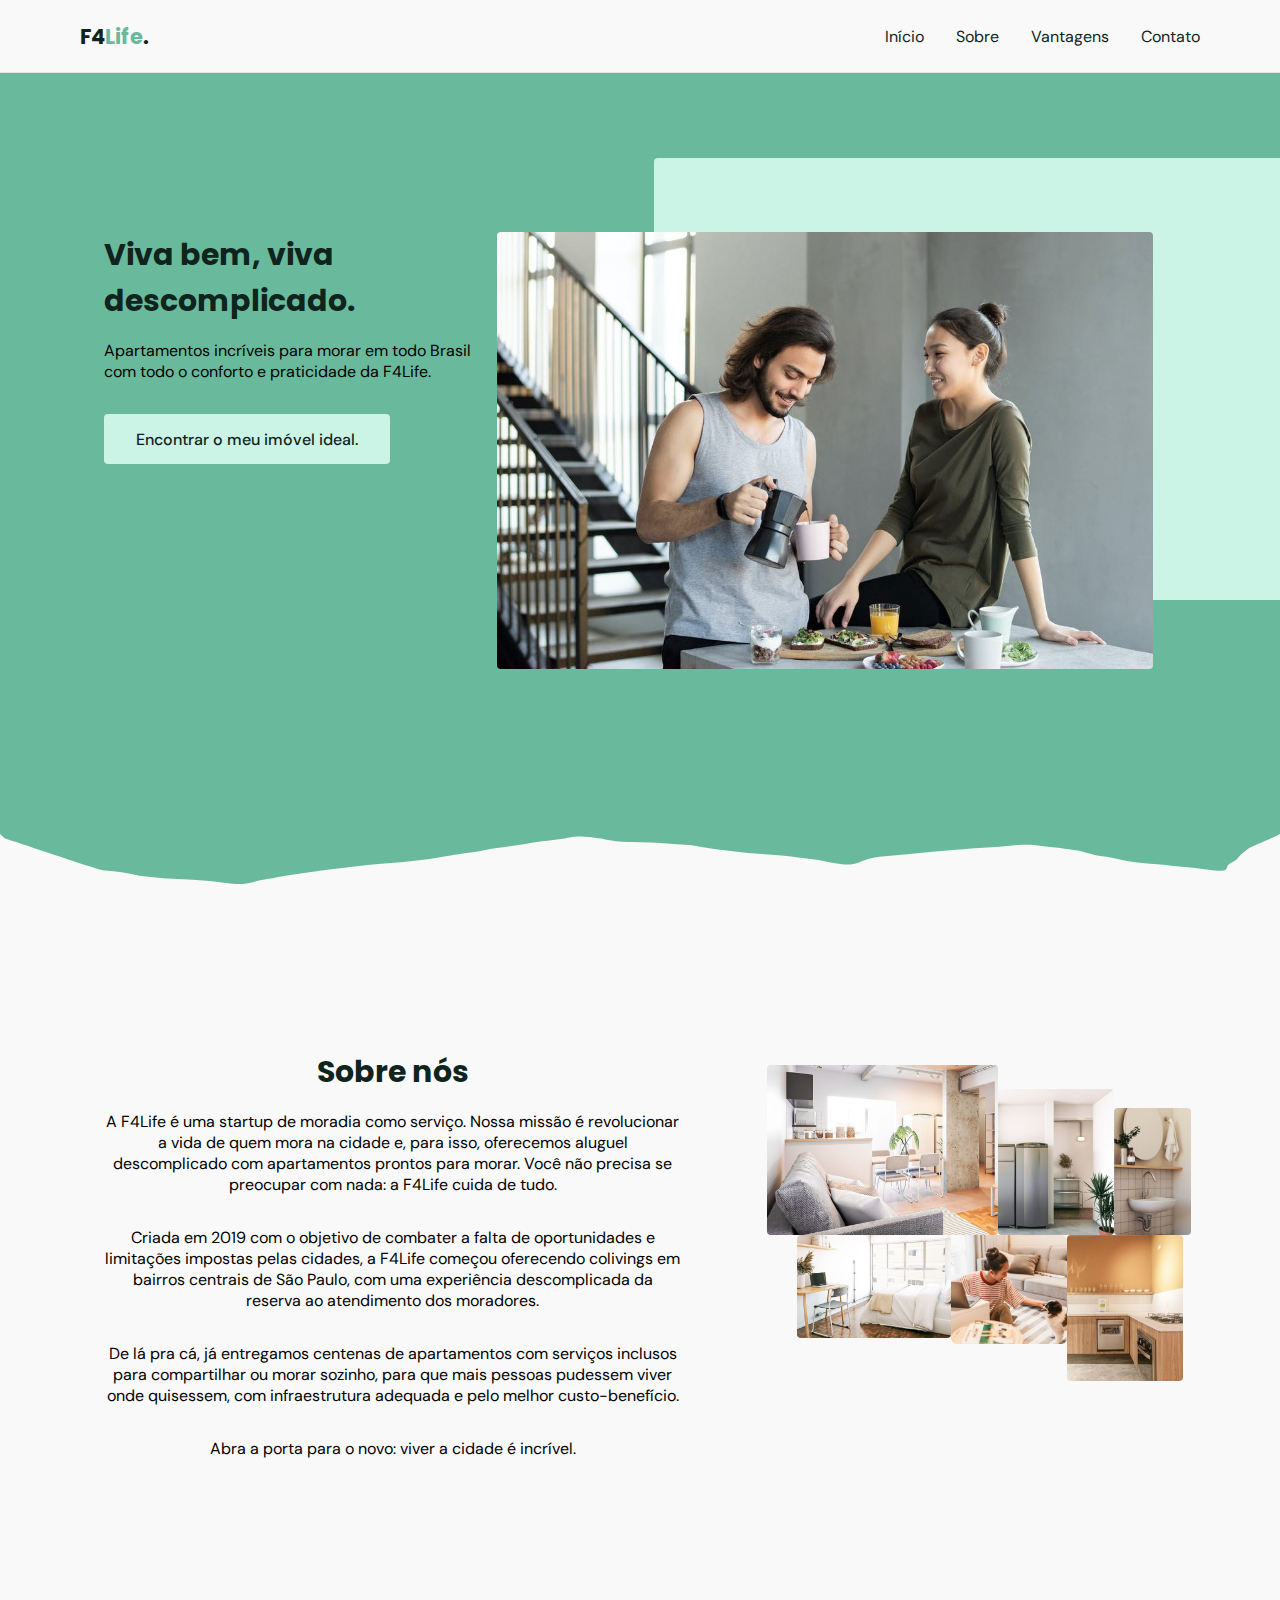
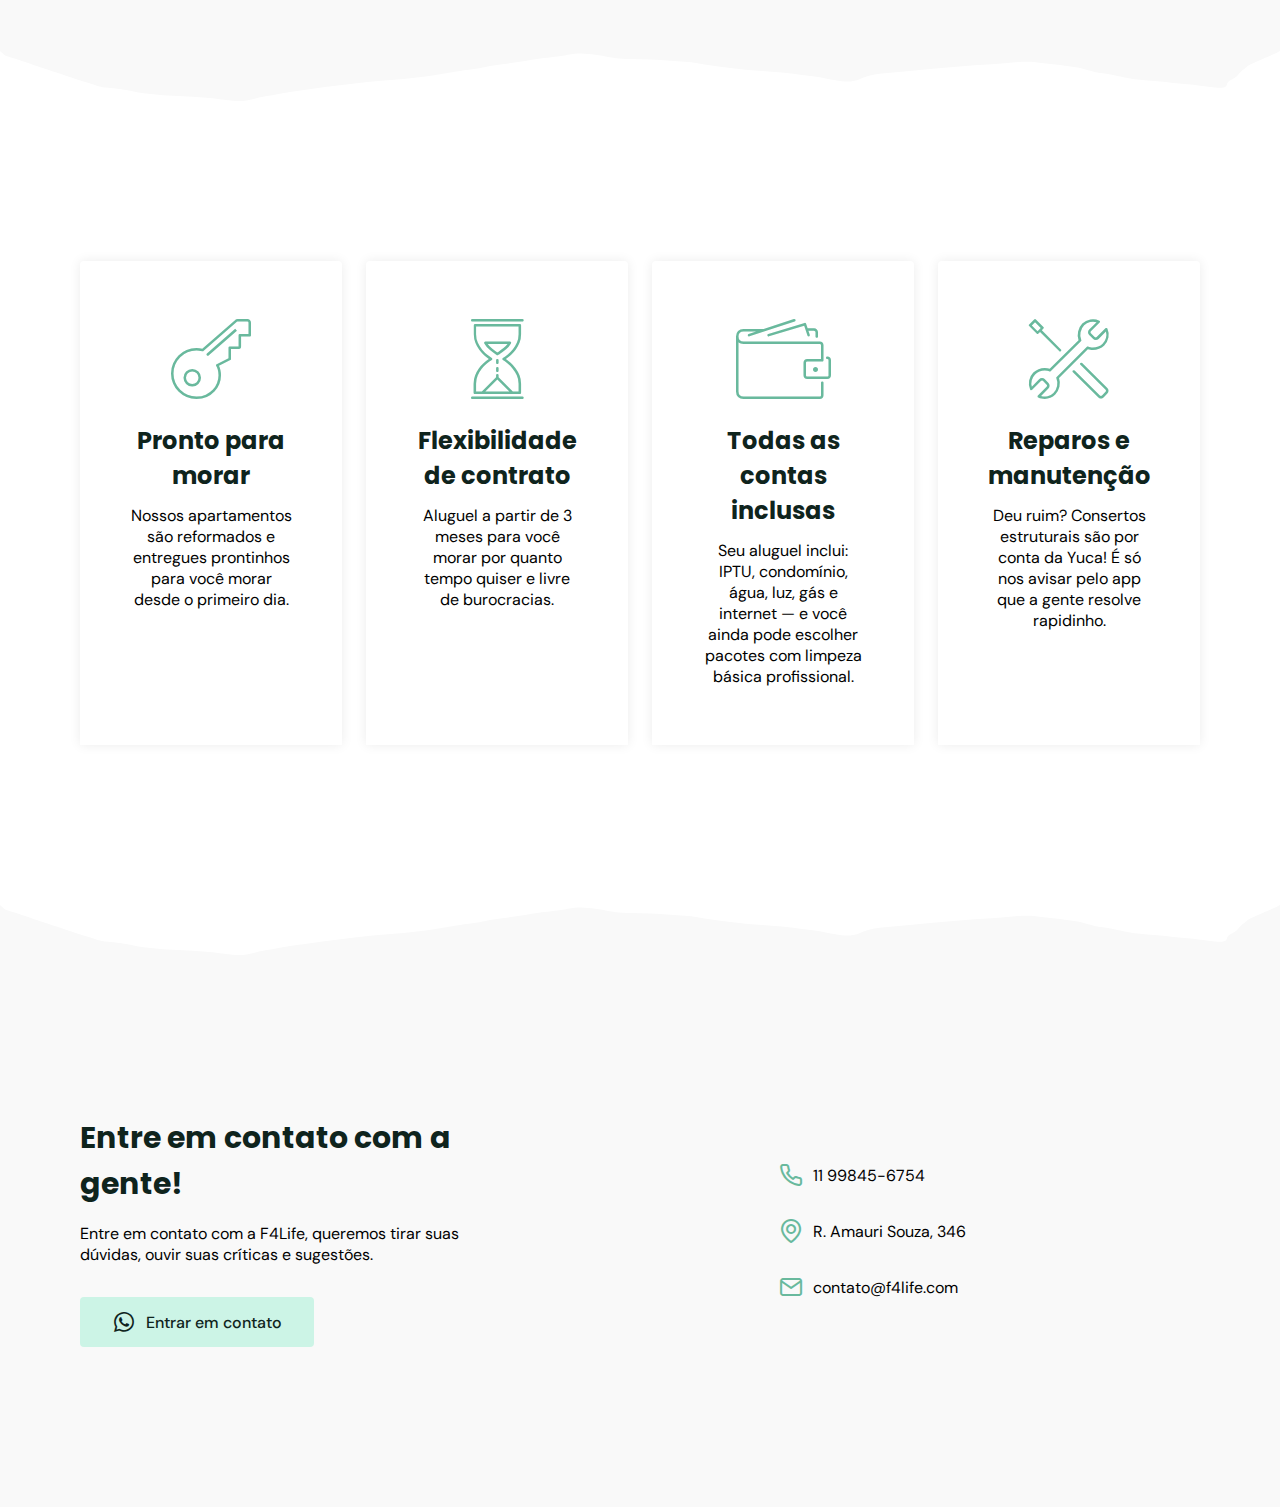
<file: index.html>
<!DOCTYPE html>
<html lang="pt_BR">
  <head>
    <meta charset="UTF-8" />
    <meta http-equiv="X-UA-Compatible" content="IE=edge" />
    <meta name="viewport" content="width=device-width, initial-scale=1.0" />
    <title>F4Life</title>
    <link rel="shortcut icon" href="favicon.ico" />
    <link rel="stylesheet" href="assets/icons/style.css" />
    <link rel="stylesheet" href="style-home.css" />
    <link rel="preconnect" href="https://fonts.googleapis.com" />
    <link rel="preconnect" href="https://fonts.gstatic.com" />
    <link
      href="https://fonts.googleapis.com/css2?family=DM+Sans:wght@400;500;700&family=Poppins:wght@400;500;700&display=swap"
      rel="stylesheet"
    />
  </head>

  <body>
    <header id="header">
      <nav class="container">
        <a class="logo" href="#">F4<span>Life</span>.</a>
        <div class="menu">
          <ul class="grid">
            <li><a class="title" href="#home">Início</a></li>
            <li><a class="title" href="#about">Sobre</a></li>
            <li><a class="title" href="#services">Vantagens</a></li>
            <li><a class="title" href="#contact">Contato</a></li>
        </div>
        <div class="toggle icon-menu"></div>
        <div class="toggle icon-close"></div>
      </nav>
    </header>

    <main>
      <section class="section" id="home">
        <div class="container grid">
          <div class="image">
            <img
              src="assets/img-home/imag01.jpeg"
              alt="Casal tomando café da manhã, mulher sentada na quina da mesa e ele em pé servindo o café."
            />
          </div>
          <div class="text">
            <h2 class="title">Viva bem, viva descomplicado.</h2>
            <p>
              Apartamentos incríveis para morar em todo Brasil com todo o
              conforto e praticidade da F4Life.
            </p>
            <a href="https://api.whatsapp.com/send?phone=+5511998456754&text=Oi! Gostaria de agendar um horário"
            class="button"
            target="_blank"
              >Encontrar o meu imóvel ideal.</a
            >
          </div>
        </div>
      </section>

      <svg
        width="100%"
        height="50"
        viewBox="0 0 1410 50"
        fill="rgb(105, 185, 157)"
        background="rgb(204, 244, 230)"
        xmlns="http://www.w3.org/2000/svg"
        preserveAspectRatio="none"
        class="LandingPagestyles__Divider-sc-x7j5d5-2 iwgGZs"
      >
        <path
          d="M5.51604 4.38874C13.4528 6.24614 106.531 35.6075 116.241 36.6166C122.139 37.2556 127.881 37.489 133.89 38.2457C142.857 39.3432 149.681 41.3159 158.307 42.3448C185.633 45.6693 217.375 45.1791 244.574 48.4336C252.907 49.4313 263.192 50.7315 271.723 49.495C279.687 48.3295 285.422 46.3514 293.863 45.0957C302.305 43.84 310.527 42.0986 319.695 40.9274C355.019 36.3857 392.99 31.6798 430.516 28.999C449.083 27.6852 469.787 25.9966 486.244 23.0222C497.057 21.1163 508.594 19.5068 520.674 18.2193C531.595 16.9634 538.401 14.7632 549.559 13.6952C566.443 12.0461 581.111 9.44616 596.809 7.28922C604.973 6.17018 613.824 5.55047 621.971 4.38874C626.635 3.7105 631.159 2.57898 636.583 2.50168C643.62 2.40802 659.128 3.925 664.674 4.93957C674.622 6.78313 681.92 7.83812 695.128 7.97529C709.736 7.99696 724.234 8.63366 738.064 9.86082C743.505 10.3059 749.071 10.6402 754.711 10.8608C764.389 11.4439 772.134 13.0605 781.338 14.1303C800.312 16.324 818.411 18.8208 838.943 19.9518C853.744 20.7542 868.098 22.04 881.666 23.7787C890.029 24.8964 899.943 25.5768 908.365 27.1499C914.382 28.2686 928.83 31.0722 936.633 30.4325C945.926 29.6719 950.701 25.8435 958.375 24.3966C970.684 22.1516 990.13 21.1469 1004.8 19.8058C1034.77 16.8893 1065.56 14.5927 1096.91 12.9371C1105.79 12.5065 1114.23 11.3973 1122.6 10.9714C1130.94 10.4803 1139.68 10.8038 1147.16 11.8806C1160.41 13.5083 1175.4 14.3061 1187.26 16.6169C1193.89 17.9178 1199.43 19.6482 1205.85 21.0409C1211.55 22.28 1217.34 22.5509 1223.32 23.5283C1232.72 25.0757 1240.01 27.0062 1250.24 28.2474C1259.33 29.2176 1268.69 30.0031 1278.25 30.597C1286.81 31.2049 1293.24 32.2783 1301.71 32.8671C1310.42 33.4297 1318.82 34.2697 1326.74 35.368C1331.17 35.997 1335.88 36.4776 1340.77 36.7984C1352.29 37.1696 1351.17 34.3018 1351.95 32.1644C1352.95 29.2754 1360.97 27.272 1363.17 24.3905C1365.73 20.8701 1370.57 17.9628 1374.84 14.6475C1377.9 12.3171 1407.02 2.25117 1410 0.000139681C1340.77 0.000169069 40.4519 -0.000225267 0 0.0001486"
        ></path>
      </svg>

      <section class="section" id="about">
        <div class="container grid">
            <div class="text">
                <h2 class="title">Sobre nós</h2>
                <p>
                    A F4Life é uma startup de moradia como serviço. Nossa missão é
                    revolucionar a vida de quem mora na cidade e, para isso, oferecemos
                    aluguel descomplicado com apartamentos prontos para morar. Você não
                    precisa se preocupar com nada: a F4Life cuida de tudo.
                </p>
                <p>
                    Criada em 2019 com o objetivo de combater a falta de oportunidades e
                    limitações impostas pelas cidades, a F4Life começou oferecendo
                    colivings em bairros centrais de São Paulo, com uma experiência
                    descomplicada da reserva ao atendimento dos moradores.
                </p>
                <p>
                    De lá pra cá, já entregamos centenas de apartamentos com serviços
                    inclusos para compartilhar ou morar sozinho, para que mais pessoas
                    pudessem viver onde quisessem, com infraestrutura adequada e pelo
                    melhor custo-benefício.
                </p>
                <p>Abra a porta para o novo: viver a cidade é incrível.</p>
            </div>
        
            <div id="grid">
                <div class="bloco">
                    <img
                    class="primeira"
                    src="assets/img-home/grid-01.png"
                    alt="Foto de uma sala de estar com cozinha americana."
                    />
                    <img
                    class="segunda"
                    src="assets/img-home/grid-02.png"
                    alt="Foto de duas geladeiras e uma planta"
                    />
                    <img
                    class="terceira"
                    src="assets/img-home/grid-03.png"
                    alt="Foto de pia com espelho."
                    />
                    <img
                    class="quarta"
                    src="assets/img-home/grid-04.png"
                    alt="Foto de quarto com cama e escrivaninha."
                    />
                    <img
                    class="quinta"
                    src="assets/img-home/grid-05.png"
                    alt="Foto de pessoa sentada no chão da sala utilizando um computador e fazendo carinho em um cachorro."
                    />

                    <img
                    class="sexta"
                    src="assets/img-home/grid-06.png"
                    alt="Foto de um balcão de cozinha."
                    />
                </div>
            </div>
      </section>

      <div class="divider-2">

            <svg class="recorte" width="100%" height="50" viewBox="0 0 1410 50" fill="rgb(249, 249, 249)" xmlns="http://www.w3.org/2000/svg" preserveAspectRatio="none" background="rgb(255, 255, 255)" class="LandingPagestyles__Divider-sc-x7j5d5-2 kLPKMJ"><path d="M5.51604 4.38874C13.4528 6.24614 106.531 35.6075 116.241 36.6166C122.139 37.2556 127.881 37.489 133.89 38.2457C142.857 39.3432 149.681 41.3159 158.307 42.3448C185.633 45.6693 217.375 45.1791 244.574 48.4336C252.907 49.4313 263.192 50.7315 271.723 49.495C279.687 48.3295 285.422 46.3514 293.863 45.0957C302.305 43.84 310.527 42.0986 319.695 40.9274C355.019 36.3857 392.99 31.6798 430.516 28.999C449.083 27.6852 469.787 25.9966 486.244 23.0222C497.057 21.1163 508.594 19.5068 520.674 18.2193C531.595 16.9634 538.401 14.7632 549.559 13.6952C566.443 12.0461 581.111 9.44616 596.809 7.28922C604.973 6.17018 613.824 5.55047 621.971 4.38874C626.635 3.7105 631.159 2.57898 636.583 2.50168C643.62 2.40802 659.128 3.925 664.674 4.93957C674.622 6.78313 681.92 7.83812 695.128 7.97529C709.736 7.99696 724.234 8.63366 738.064 9.86082C743.505 10.3059 749.071 10.6402 754.711 10.8608C764.389 11.4439 772.134 13.0605 781.338 14.1303C800.312 16.324 818.411 18.8208 838.943 19.9518C853.744 20.7542 868.098 22.04 881.666 23.7787C890.029 24.8964 899.943 25.5768 908.365 27.1499C914.382 28.2686 928.83 31.0722 936.633 30.4325C945.926 29.6719 950.701 25.8435 958.375 24.3966C970.684 22.1516 990.13 21.1469 1004.8 19.8058C1034.77 16.8893 1065.56 14.5927 1096.91 12.9371C1105.79 12.5065 1114.23 11.3973 1122.6 10.9714C1130.94 10.4803 1139.68 10.8038 1147.16 11.8806C1160.41 13.5083 1175.4 14.3061 1187.26 16.6169C1193.89 17.9178 1199.43 19.6482 1205.85 21.0409C1211.55 22.28 1217.34 22.5509 1223.32 23.5283C1232.72 25.0757 1240.01 27.0062 1250.24 28.2474C1259.33 29.2176 1268.69 30.0031 1278.25 30.597C1286.81 31.2049 1293.24 32.2783 1301.71 32.8671C1310.42 33.4297 1318.82 34.2697 1326.74 35.368C1331.17 35.997 1335.88 36.4776 1340.77 36.7984C1352.29 37.1696 1351.17 34.3018 1351.95 32.1644C1352.95 29.2754 1360.97 27.272 1363.17 24.3905C1365.73 20.8701 1370.57 17.9628 1374.84 14.6475C1377.9 12.3171 1407.02 2.25117 1410 0.000139681C1340.77 0.000169069 40.4519 -0.000225267 0 0.0001486"></path>
            </svg>
      </div>
      <section class="section" id="services">
        <div class="container grid">
            <div class="cards grid">
                <div class="card">
                    <i class="icon-key"></i>
                    <h3 class="title">Pronto para morar</h3>
                    <p>Nossos apartamentos são reformados e entregues prontinhos para você morar desde o primeiro dia.</p>
                </div>
                <div class="card">
                    <i class="icon-hourglass"></i>
                    <h3 class="title">Flexibilidade de contrato</h3>
                    <p>Aluguel a partir de 3 meses para você morar por quanto tempo quiser e livre de burocracias.</p>
                </div>
                <div class="card">
                    <i class="icon-wallet"></i>
                    <h3 class="title">Todas as contas inclusas</h3>
                    <p>Seu aluguel inclui: IPTU, condomínio, água, luz, gás e internet — e você ainda pode escolher pacotes com limpeza básica profissional.</p>
                </div>
                <div class="card">
                    <i class="icon-tools-2"></i>
                    <h3 class="title">Reparos e manutenção</h3>
                    <p>Deu ruim? Consertos estruturais são por conta da Yuca! É só nos avisar pelo app que a gente resolve rapidinho.</p>
                </div>
            </div>
        </div>
      </section>

      <div class="divider-3">
        <svg class="recorte" width="100%" height="50" viewBox="0 0 1410 50" fill="rgb(255, 255, 255)" xmlns="http://www.w3.org/2000/svg" preserveAspectRatio="none" background="rgb(255, 255, 255)" class="LandingPagestyles__Divider-sc-x7j5d5-2 kLPKMJ"><path d="M5.51604 4.38874C13.4528 6.24614 106.531 35.6075 116.241 36.6166C122.139 37.2556 127.881 37.489 133.89 38.2457C142.857 39.3432 149.681 41.3159 158.307 42.3448C185.633 45.6693 217.375 45.1791 244.574 48.4336C252.907 49.4313 263.192 50.7315 271.723 49.495C279.687 48.3295 285.422 46.3514 293.863 45.0957C302.305 43.84 310.527 42.0986 319.695 40.9274C355.019 36.3857 392.99 31.6798 430.516 28.999C449.083 27.6852 469.787 25.9966 486.244 23.0222C497.057 21.1163 508.594 19.5068 520.674 18.2193C531.595 16.9634 538.401 14.7632 549.559 13.6952C566.443 12.0461 581.111 9.44616 596.809 7.28922C604.973 6.17018 613.824 5.55047 621.971 4.38874C626.635 3.7105 631.159 2.57898 636.583 2.50168C643.62 2.40802 659.128 3.925 664.674 4.93957C674.622 6.78313 681.92 7.83812 695.128 7.97529C709.736 7.99696 724.234 8.63366 738.064 9.86082C743.505 10.3059 749.071 10.6402 754.711 10.8608C764.389 11.4439 772.134 13.0605 781.338 14.1303C800.312 16.324 818.411 18.8208 838.943 19.9518C853.744 20.7542 868.098 22.04 881.666 23.7787C890.029 24.8964 899.943 25.5768 908.365 27.1499C914.382 28.2686 928.83 31.0722 936.633 30.4325C945.926 29.6719 950.701 25.8435 958.375 24.3966C970.684 22.1516 990.13 21.1469 1004.8 19.8058C1034.77 16.8893 1065.56 14.5927 1096.91 12.9371C1105.79 12.5065 1114.23 11.3973 1122.6 10.9714C1130.94 10.4803 1139.68 10.8038 1147.16 11.8806C1160.41 13.5083 1175.4 14.3061 1187.26 16.6169C1193.89 17.9178 1199.43 19.6482 1205.85 21.0409C1211.55 22.28 1217.34 22.5509 1223.32 23.5283C1232.72 25.0757 1240.01 27.0062 1250.24 28.2474C1259.33 29.2176 1268.69 30.0031 1278.25 30.597C1286.81 31.2049 1293.24 32.2783 1301.71 32.8671C1310.42 33.4297 1318.82 34.2697 1326.74 35.368C1331.17 35.997 1335.88 36.4776 1340.77 36.7984C1352.29 37.1696 1351.17 34.3018 1351.95 32.1644C1352.95 29.2754 1360.97 27.272 1363.17 24.3905C1365.73 20.8701 1370.57 17.9628 1374.84 14.6475C1377.9 12.3171 1407.02 2.25117 1410 0.000139681C1340.77 0.000169069 40.4519 -0.000225267 0 0.0001486"></path>
        </svg>
      </div>

      <section class="section" id="contact">
        <div class="container grid">
          <div class="text">
            <h2 class="title">Entre em contato com a gente!</h2>
            <p>
              Entre em contato com a F4Life, queremos tirar suas dúvidas,
              ouvir suas críticas e sugestões.
            </p>
            <a
              href="https://api.whatsapp.com/send?phone=+5511998456754&text=Oi! Gostaria de agendar um horário"
              class="button"
              target="_blank"
              ><i class="icon-whatsapp"></i> Entrar em contato</a
            >
          </div>

          <div class="links">
            <ul class="grid">
              <li><i class="icon-phone"></i> 11 99845-6754</li>
              <li><i class="icon-map-pin"></i> R. Amauri Souza, 346</li>
              <li><i class="icon-mail"></i> contato@f4life.com</li>
            </ul>
          </div>
        </div>
      </section>
    </main>
    <script src="index.js"></script>
  </body>
</html>
</file>
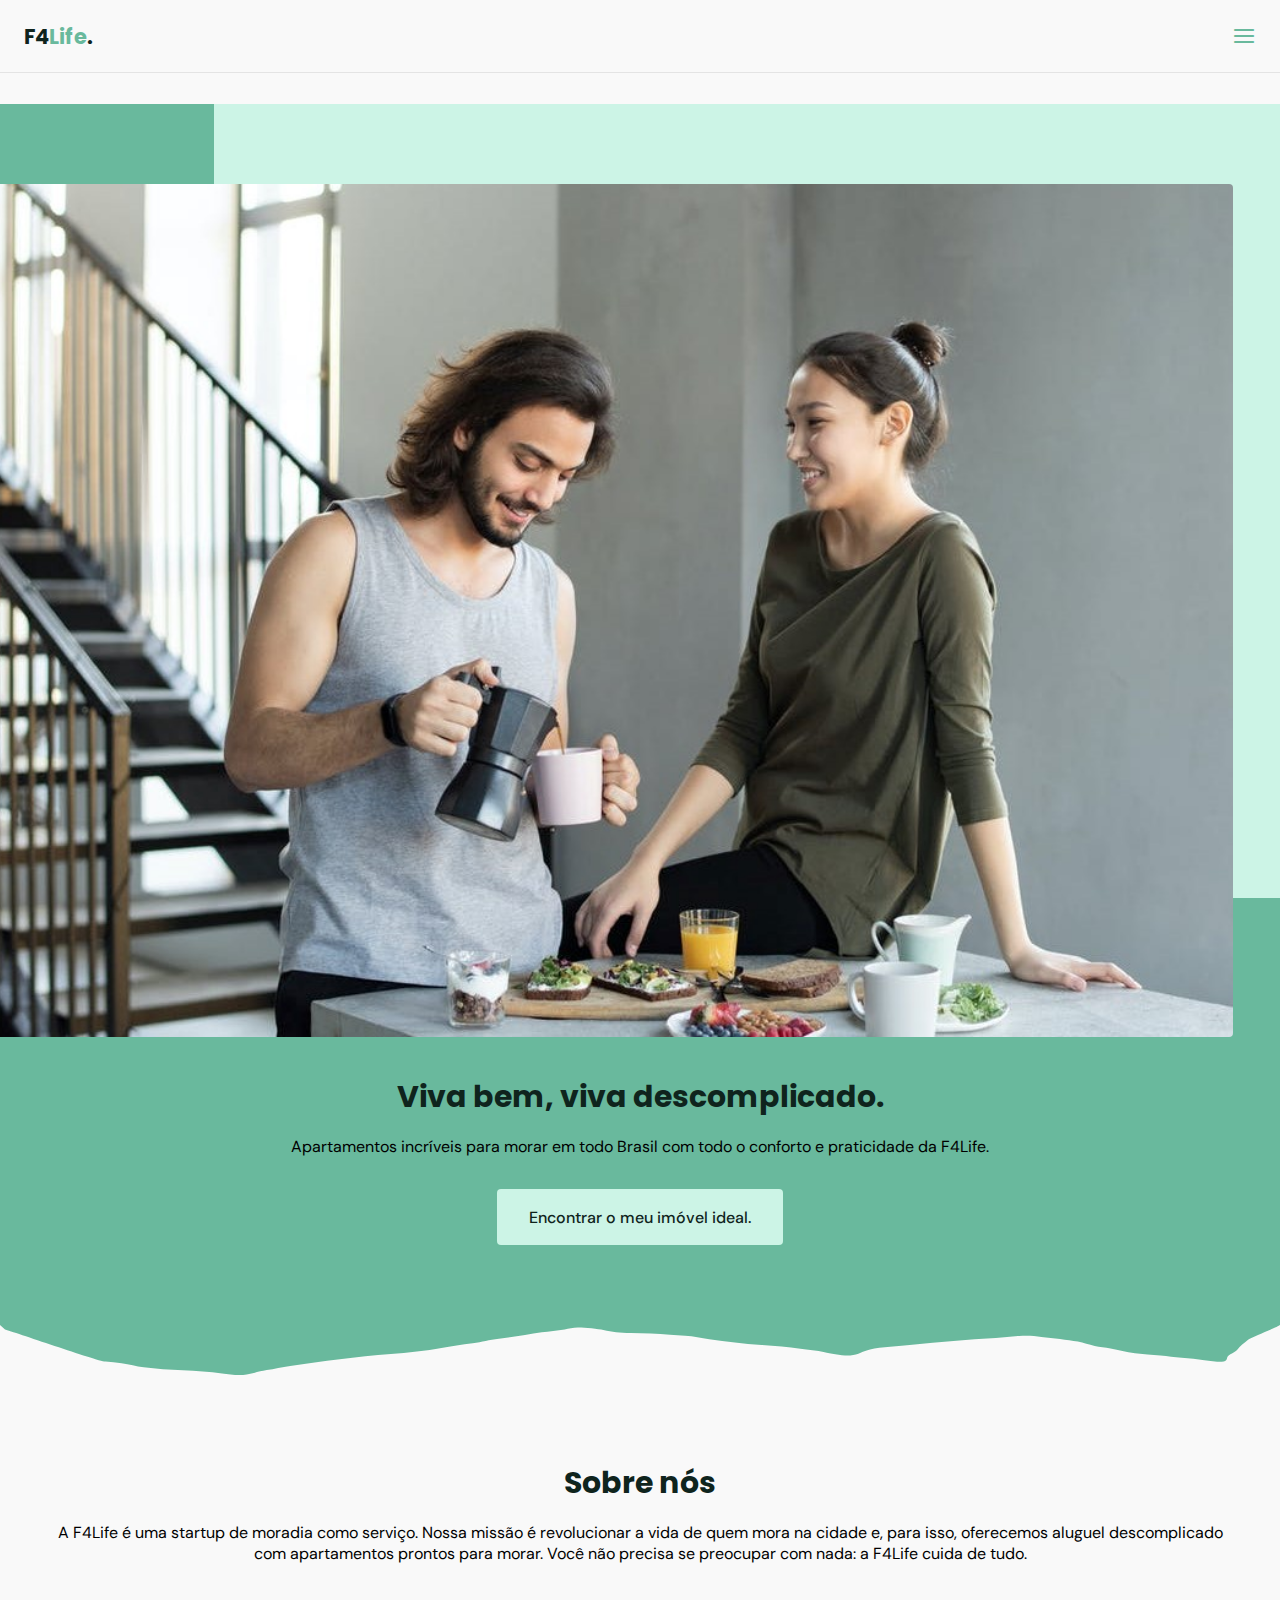
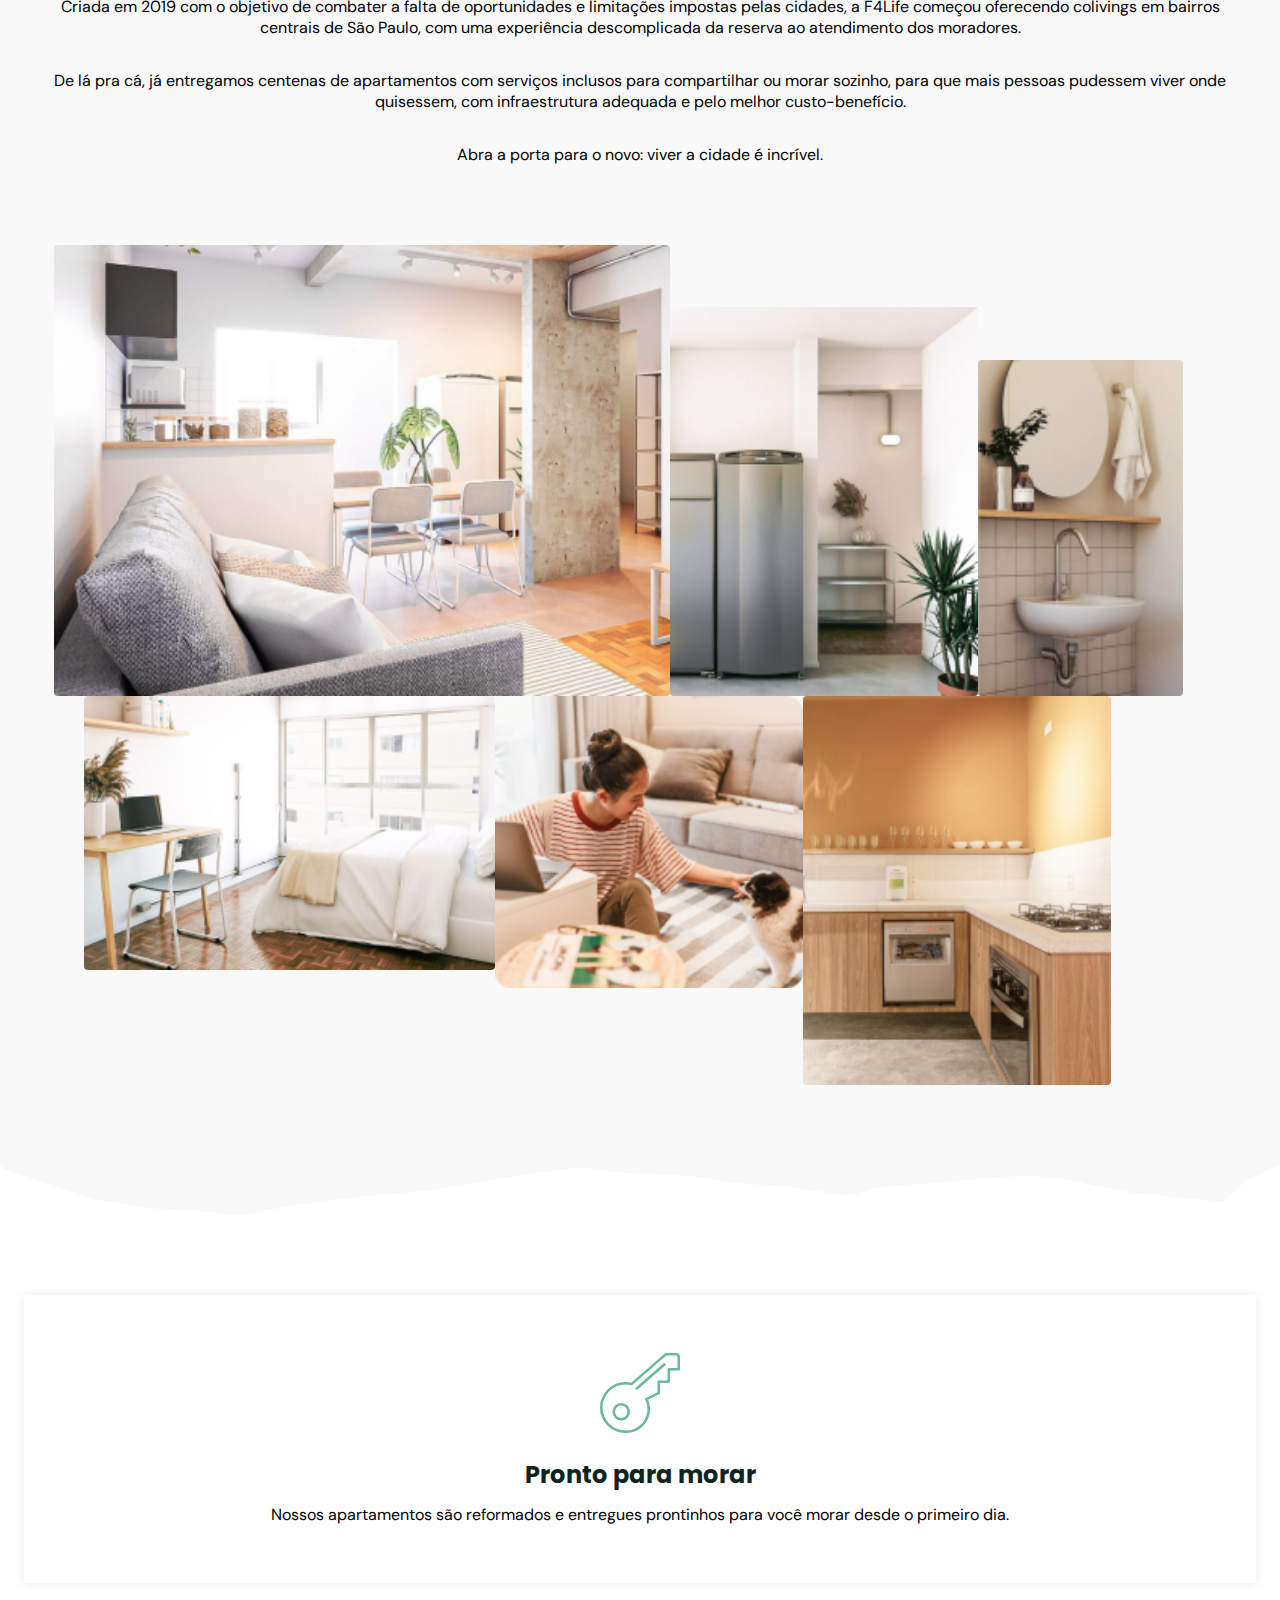
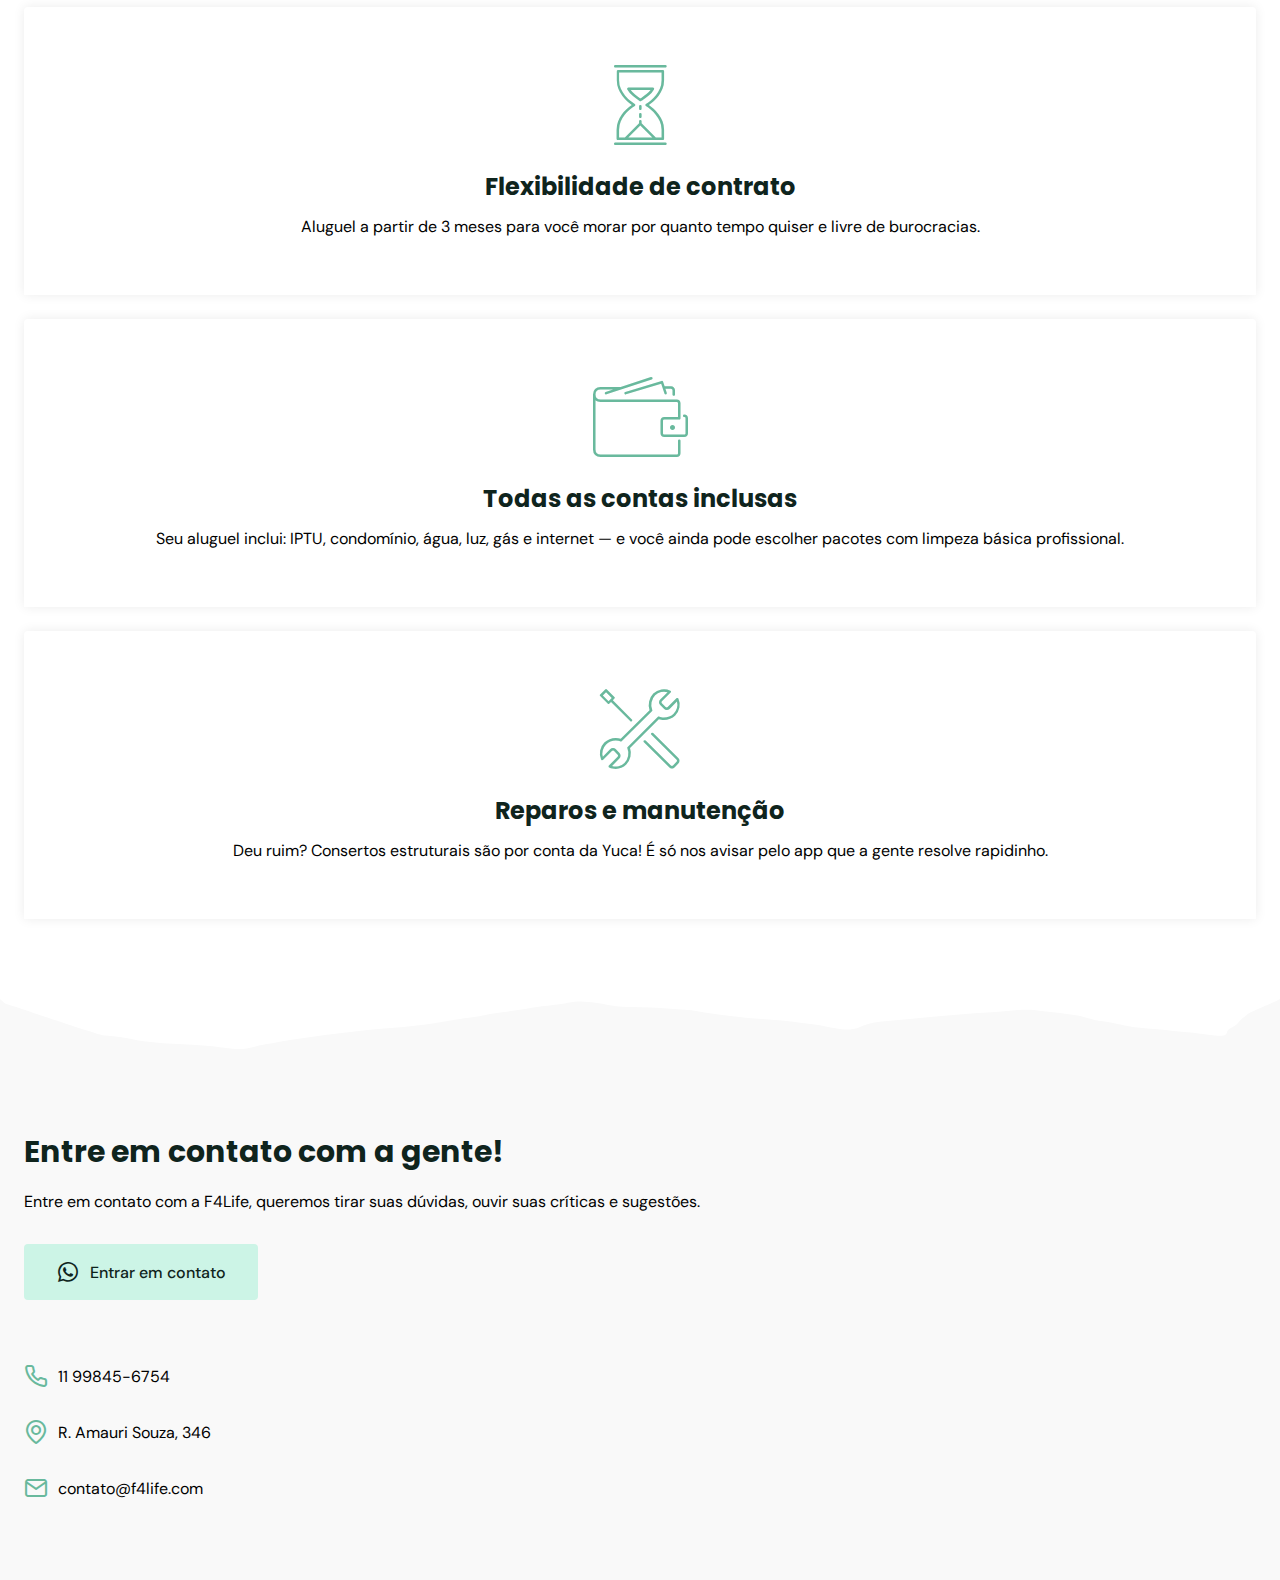
<file: projeto-f4life-kahena/index.html>
<!DOCTYPE html>
<html lang="pt_BR">
  <head>
    <meta charset="UTF-8" />
    <meta http-equiv="X-UA-Compatible" content="IE=edge" />
    <meta name="viewport" content="width=device-width, initial-scale=1.0" />
    <title>F4Life</title>
    <link rel="shortcut icon" href="favicon.ico" />
    <link rel="stylesheet" href="assets/icons/style.css" />
    <link rel="stylesheet" href="style-home.css" />
    <link rel="preconnect" href="https://fonts.googleapis.com" />
    <link rel="preconnect" href="https://fonts.gstatic.com" crossorigin />
    <link
      href="https://fonts.googleapis.com/css2?family=DM+Sans:wght@400;500;700&family=Poppins:wght@400;500;700&display=swap"
      rel="stylesheet"
    />
  </head>

  <body>
    <header id="header">
      <nav class="container">
        <a class="logo" href="#">F4<span>Life</span>.</a>
        <div class="menu">
          <ul class="grid">
            <li><a class="title" href="#home">Início</a></li>
            <li><a class="title" href="#about">Sobre</a></li>
            <li><a class="title" href="#services">Serviços</a></li>
            <li><a class="title" href="#busca">Encontrar meu imóvel</a></li>
          </ul>
        </div>
        <div class="toogle icon-menu"></div>
        <div class="toogle icon-close"></div>
      </nav>
    </header>

    <main>
      <section class="section" id="home">
        <div class="container grid">
          <div class="image">
            <img
              src="assets/img/imag01.jpeg"
              alt="Casal tomando café da manhã, mulher sentada na quina da mesa e ele em pé servindo o café."
            />
          </div>
          <div class="text">
            <h2 class="title">Viva bem, viva descomplicado.</h2>
            <p>
              Apartamentos incríveis para morar em todo Brasil com todo o
              conforto e praticidade da F4Life.
            </p>
            <a class="button" href="Tela da Mayra"
              >Encontrar o meu imóvel ideal.</a
            >
          </div>
        </div>
      </section>

      <svg
        width="100%"
        height="50"
        viewBox="0 0 1410 50"
        fill="rgb(105, 185, 157)"
        background="rgb(204, 244, 230)"
        xmlns="http://www.w3.org/2000/svg"
        preserveAspectRatio="none"
        class="LandingPagestyles__Divider-sc-x7j5d5-2 iwgGZs"
      >
        <path
          d="M5.51604 4.38874C13.4528 6.24614 106.531 35.6075 116.241 36.6166C122.139 37.2556 127.881 37.489 133.89 38.2457C142.857 39.3432 149.681 41.3159 158.307 42.3448C185.633 45.6693 217.375 45.1791 244.574 48.4336C252.907 49.4313 263.192 50.7315 271.723 49.495C279.687 48.3295 285.422 46.3514 293.863 45.0957C302.305 43.84 310.527 42.0986 319.695 40.9274C355.019 36.3857 392.99 31.6798 430.516 28.999C449.083 27.6852 469.787 25.9966 486.244 23.0222C497.057 21.1163 508.594 19.5068 520.674 18.2193C531.595 16.9634 538.401 14.7632 549.559 13.6952C566.443 12.0461 581.111 9.44616 596.809 7.28922C604.973 6.17018 613.824 5.55047 621.971 4.38874C626.635 3.7105 631.159 2.57898 636.583 2.50168C643.62 2.40802 659.128 3.925 664.674 4.93957C674.622 6.78313 681.92 7.83812 695.128 7.97529C709.736 7.99696 724.234 8.63366 738.064 9.86082C743.505 10.3059 749.071 10.6402 754.711 10.8608C764.389 11.4439 772.134 13.0605 781.338 14.1303C800.312 16.324 818.411 18.8208 838.943 19.9518C853.744 20.7542 868.098 22.04 881.666 23.7787C890.029 24.8964 899.943 25.5768 908.365 27.1499C914.382 28.2686 928.83 31.0722 936.633 30.4325C945.926 29.6719 950.701 25.8435 958.375 24.3966C970.684 22.1516 990.13 21.1469 1004.8 19.8058C1034.77 16.8893 1065.56 14.5927 1096.91 12.9371C1105.79 12.5065 1114.23 11.3973 1122.6 10.9714C1130.94 10.4803 1139.68 10.8038 1147.16 11.8806C1160.41 13.5083 1175.4 14.3061 1187.26 16.6169C1193.89 17.9178 1199.43 19.6482 1205.85 21.0409C1211.55 22.28 1217.34 22.5509 1223.32 23.5283C1232.72 25.0757 1240.01 27.0062 1250.24 28.2474C1259.33 29.2176 1268.69 30.0031 1278.25 30.597C1286.81 31.2049 1293.24 32.2783 1301.71 32.8671C1310.42 33.4297 1318.82 34.2697 1326.74 35.368C1331.17 35.997 1335.88 36.4776 1340.77 36.7984C1352.29 37.1696 1351.17 34.3018 1351.95 32.1644C1352.95 29.2754 1360.97 27.272 1363.17 24.3905C1365.73 20.8701 1370.57 17.9628 1374.84 14.6475C1377.9 12.3171 1407.02 2.25117 1410 0.000139681C1340.77 0.000169069 40.4519 -0.000225267 0 0.0001486"
        ></path>
      </svg>

      <section class="section" id="about">
        <div class="container grid">
            <div class="text">
                <h2 class="title">Sobre nós</h2>
                <p>
                    A F4Life é uma startup de moradia como serviço. Nossa missão é
                    revolucionar a vida de quem mora na cidade e, para isso, oferecemos
                    aluguel descomplicado com apartamentos prontos para morar. Você não
                    precisa se preocupar com nada: a F4Life cuida de tudo.
                </p>
                <p>
                    Criada em 2019 com o objetivo de combater a falta de oportunidades e
                    limitações impostas pelas cidades, a F4Life começou oferecendo
                    colivings em bairros centrais de São Paulo, com uma experiência
                    descomplicada da reserva ao atendimento dos moradores.
                </p>
                <p>
                    De lá pra cá, já entregamos centenas de apartamentos com serviços
                    inclusos para compartilhar ou morar sozinho, para que mais pessoas
                    pudessem viver onde quisessem, com infraestrutura adequada e pelo
                    melhor custo-benefício.
                </p>
                <p>Abra a porta para o novo: viver a cidade é incrível.</p>
            </div>
        
            <div id="grid">
                <div class="bloco">
                    <img
                    class="primeira"
                    src="assets/img/grid-01.png"
                    alt="Foto de uma sala de estar com cozinha americana."
                    />
                    <img
                    class="segunda"
                    src="assets/img/grid-02.png"
                    alt="Foto de duas geladeiras e uma planta"
                    />
                    <img
                    class="terceira"
                    src="assets/img/grid-03.png"
                    alt="Foto de pia com espelho."
                    />
                    <img
                    class="quarta"
                    src="assets/img/grid-04.png"
                    alt="Foto de quarto com cama e escrivaninha."
                    />
                    <img
                    class="quinta"
                    src="assets/img/grid-05.png"
                    alt="Foto de pessoa sentada no chão da sala utilizando um computador e fazendo carinho em um cachorro."
                    />

                    <img
                    class="sexta"
                    src="assets/img/grid-06.png"
                    alt="Foto de um balcão de cozinha."
                    />
                </div>
            </div>
      </section>

      <div class="divider-2">

            <svg class="recorte" width="100%" height="50" viewBox="0 0 1410 50" fill="rgb(249, 249, 249)" xmlns="http://www.w3.org/2000/svg" preserveAspectRatio="none" background="rgb(255, 255, 255)" class="LandingPagestyles__Divider-sc-x7j5d5-2 kLPKMJ"><path d="M5.51604 4.38874C13.4528 6.24614 106.531 35.6075 116.241 36.6166C122.139 37.2556 127.881 37.489 133.89 38.2457C142.857 39.3432 149.681 41.3159 158.307 42.3448C185.633 45.6693 217.375 45.1791 244.574 48.4336C252.907 49.4313 263.192 50.7315 271.723 49.495C279.687 48.3295 285.422 46.3514 293.863 45.0957C302.305 43.84 310.527 42.0986 319.695 40.9274C355.019 36.3857 392.99 31.6798 430.516 28.999C449.083 27.6852 469.787 25.9966 486.244 23.0222C497.057 21.1163 508.594 19.5068 520.674 18.2193C531.595 16.9634 538.401 14.7632 549.559 13.6952C566.443 12.0461 581.111 9.44616 596.809 7.28922C604.973 6.17018 613.824 5.55047 621.971 4.38874C626.635 3.7105 631.159 2.57898 636.583 2.50168C643.62 2.40802 659.128 3.925 664.674 4.93957C674.622 6.78313 681.92 7.83812 695.128 7.97529C709.736 7.99696 724.234 8.63366 738.064 9.86082C743.505 10.3059 749.071 10.6402 754.711 10.8608C764.389 11.4439 772.134 13.0605 781.338 14.1303C800.312 16.324 818.411 18.8208 838.943 19.9518C853.744 20.7542 868.098 22.04 881.666 23.7787C890.029 24.8964 899.943 25.5768 908.365 27.1499C914.382 28.2686 928.83 31.0722 936.633 30.4325C945.926 29.6719 950.701 25.8435 958.375 24.3966C970.684 22.1516 990.13 21.1469 1004.8 19.8058C1034.77 16.8893 1065.56 14.5927 1096.91 12.9371C1105.79 12.5065 1114.23 11.3973 1122.6 10.9714C1130.94 10.4803 1139.68 10.8038 1147.16 11.8806C1160.41 13.5083 1175.4 14.3061 1187.26 16.6169C1193.89 17.9178 1199.43 19.6482 1205.85 21.0409C1211.55 22.28 1217.34 22.5509 1223.32 23.5283C1232.72 25.0757 1240.01 27.0062 1250.24 28.2474C1259.33 29.2176 1268.69 30.0031 1278.25 30.597C1286.81 31.2049 1293.24 32.2783 1301.71 32.8671C1310.42 33.4297 1318.82 34.2697 1326.74 35.368C1331.17 35.997 1335.88 36.4776 1340.77 36.7984C1352.29 37.1696 1351.17 34.3018 1351.95 32.1644C1352.95 29.2754 1360.97 27.272 1363.17 24.3905C1365.73 20.8701 1370.57 17.9628 1374.84 14.6475C1377.9 12.3171 1407.02 2.25117 1410 0.000139681C1340.77 0.000169069 40.4519 -0.000225267 0 0.0001486"></path>
            </svg>
      </div>
      <section class="section" id="services">
        <div class="container grid">
            <div class="cards grid">
                <div class="card">
                    <i class="icon-key"></i>
                    <h3 class="title">Pronto para morar</h3>
                    <p>Nossos apartamentos são reformados e entregues prontinhos para você morar desde o primeiro dia.</p>
                </div>
                <div class="card">
                    <i class="icon-hourglass"></i>
                    <h3 class="title">Flexibilidade de contrato</h3>
                    <p>Aluguel a partir de 3 meses para você morar por quanto tempo quiser e livre de burocracias.</p>
                </div>
                <div class="card">
                    <i class="icon-wallet"></i>
                    <h3 class="title">Todas as contas inclusas</h3>
                    <p>Seu aluguel inclui: IPTU, condomínio, água, luz, gás e internet — e você ainda pode escolher pacotes com limpeza básica profissional.</p>
                </div>
                <div class="card">
                    <i class="icon-tools-2"></i>
                    <h3 class="title">Reparos e manutenção</h3>
                    <p>Deu ruim? Consertos estruturais são por conta da Yuca! É só nos avisar pelo app que a gente resolve rapidinho.</p>
                </div>
            </div>
        </div>
      </section>
      <div class="divider-3">

        <svg class="recorte" width="100%" height="50" viewBox="0 0 1410 50" fill="rgb(255, 255, 255)" xmlns="http://www.w3.org/2000/svg" preserveAspectRatio="none" background="rgb(255, 255, 255)" class="LandingPagestyles__Divider-sc-x7j5d5-2 kLPKMJ"><path d="M5.51604 4.38874C13.4528 6.24614 106.531 35.6075 116.241 36.6166C122.139 37.2556 127.881 37.489 133.89 38.2457C142.857 39.3432 149.681 41.3159 158.307 42.3448C185.633 45.6693 217.375 45.1791 244.574 48.4336C252.907 49.4313 263.192 50.7315 271.723 49.495C279.687 48.3295 285.422 46.3514 293.863 45.0957C302.305 43.84 310.527 42.0986 319.695 40.9274C355.019 36.3857 392.99 31.6798 430.516 28.999C449.083 27.6852 469.787 25.9966 486.244 23.0222C497.057 21.1163 508.594 19.5068 520.674 18.2193C531.595 16.9634 538.401 14.7632 549.559 13.6952C566.443 12.0461 581.111 9.44616 596.809 7.28922C604.973 6.17018 613.824 5.55047 621.971 4.38874C626.635 3.7105 631.159 2.57898 636.583 2.50168C643.62 2.40802 659.128 3.925 664.674 4.93957C674.622 6.78313 681.92 7.83812 695.128 7.97529C709.736 7.99696 724.234 8.63366 738.064 9.86082C743.505 10.3059 749.071 10.6402 754.711 10.8608C764.389 11.4439 772.134 13.0605 781.338 14.1303C800.312 16.324 818.411 18.8208 838.943 19.9518C853.744 20.7542 868.098 22.04 881.666 23.7787C890.029 24.8964 899.943 25.5768 908.365 27.1499C914.382 28.2686 928.83 31.0722 936.633 30.4325C945.926 29.6719 950.701 25.8435 958.375 24.3966C970.684 22.1516 990.13 21.1469 1004.8 19.8058C1034.77 16.8893 1065.56 14.5927 1096.91 12.9371C1105.79 12.5065 1114.23 11.3973 1122.6 10.9714C1130.94 10.4803 1139.68 10.8038 1147.16 11.8806C1160.41 13.5083 1175.4 14.3061 1187.26 16.6169C1193.89 17.9178 1199.43 19.6482 1205.85 21.0409C1211.55 22.28 1217.34 22.5509 1223.32 23.5283C1232.72 25.0757 1240.01 27.0062 1250.24 28.2474C1259.33 29.2176 1268.69 30.0031 1278.25 30.597C1286.81 31.2049 1293.24 32.2783 1301.71 32.8671C1310.42 33.4297 1318.82 34.2697 1326.74 35.368C1331.17 35.997 1335.88 36.4776 1340.77 36.7984C1352.29 37.1696 1351.17 34.3018 1351.95 32.1644C1352.95 29.2754 1360.97 27.272 1363.17 24.3905C1365.73 20.8701 1370.57 17.9628 1374.84 14.6475C1377.9 12.3171 1407.02 2.25117 1410 0.000139681C1340.77 0.000169069 40.4519 -0.000225267 0 0.0001486"></path>
        </svg>
      <section class="section" id="contact">
        <div class="container grid">
          <div class="text">
            <h2 class="title">Entre em contato com a gente!</h2>
            <p>
              Entre em contato com a F4Life, queremos tirar suas dúvidas,
              ouvir suas críticas e sugestões.
            </p>
            <a
              href="https://api.whatsapp.com/send?phone=+5511998456754&text=Oi! Gostaria de agendar um horário"
              class="button"
              target="_blank"
              ><i class="icon-whatsapp"></i> Entrar em contato</a
            >
          </div>

          <div class="links">
            <ul class="grid">
              <li><i class="icon-phone"></i> 11 99845-6754</li>
              <li><i class="icon-map-pin"></i> R. Amauri Souza, 346</li>
              <li><i class="icon-mail"></i> contato@f4life.com</li>
            </ul>
          </div>
        </div>
      </section>
    </main>
    <script src="index.js"></script>
  </body>
</html>
</file>
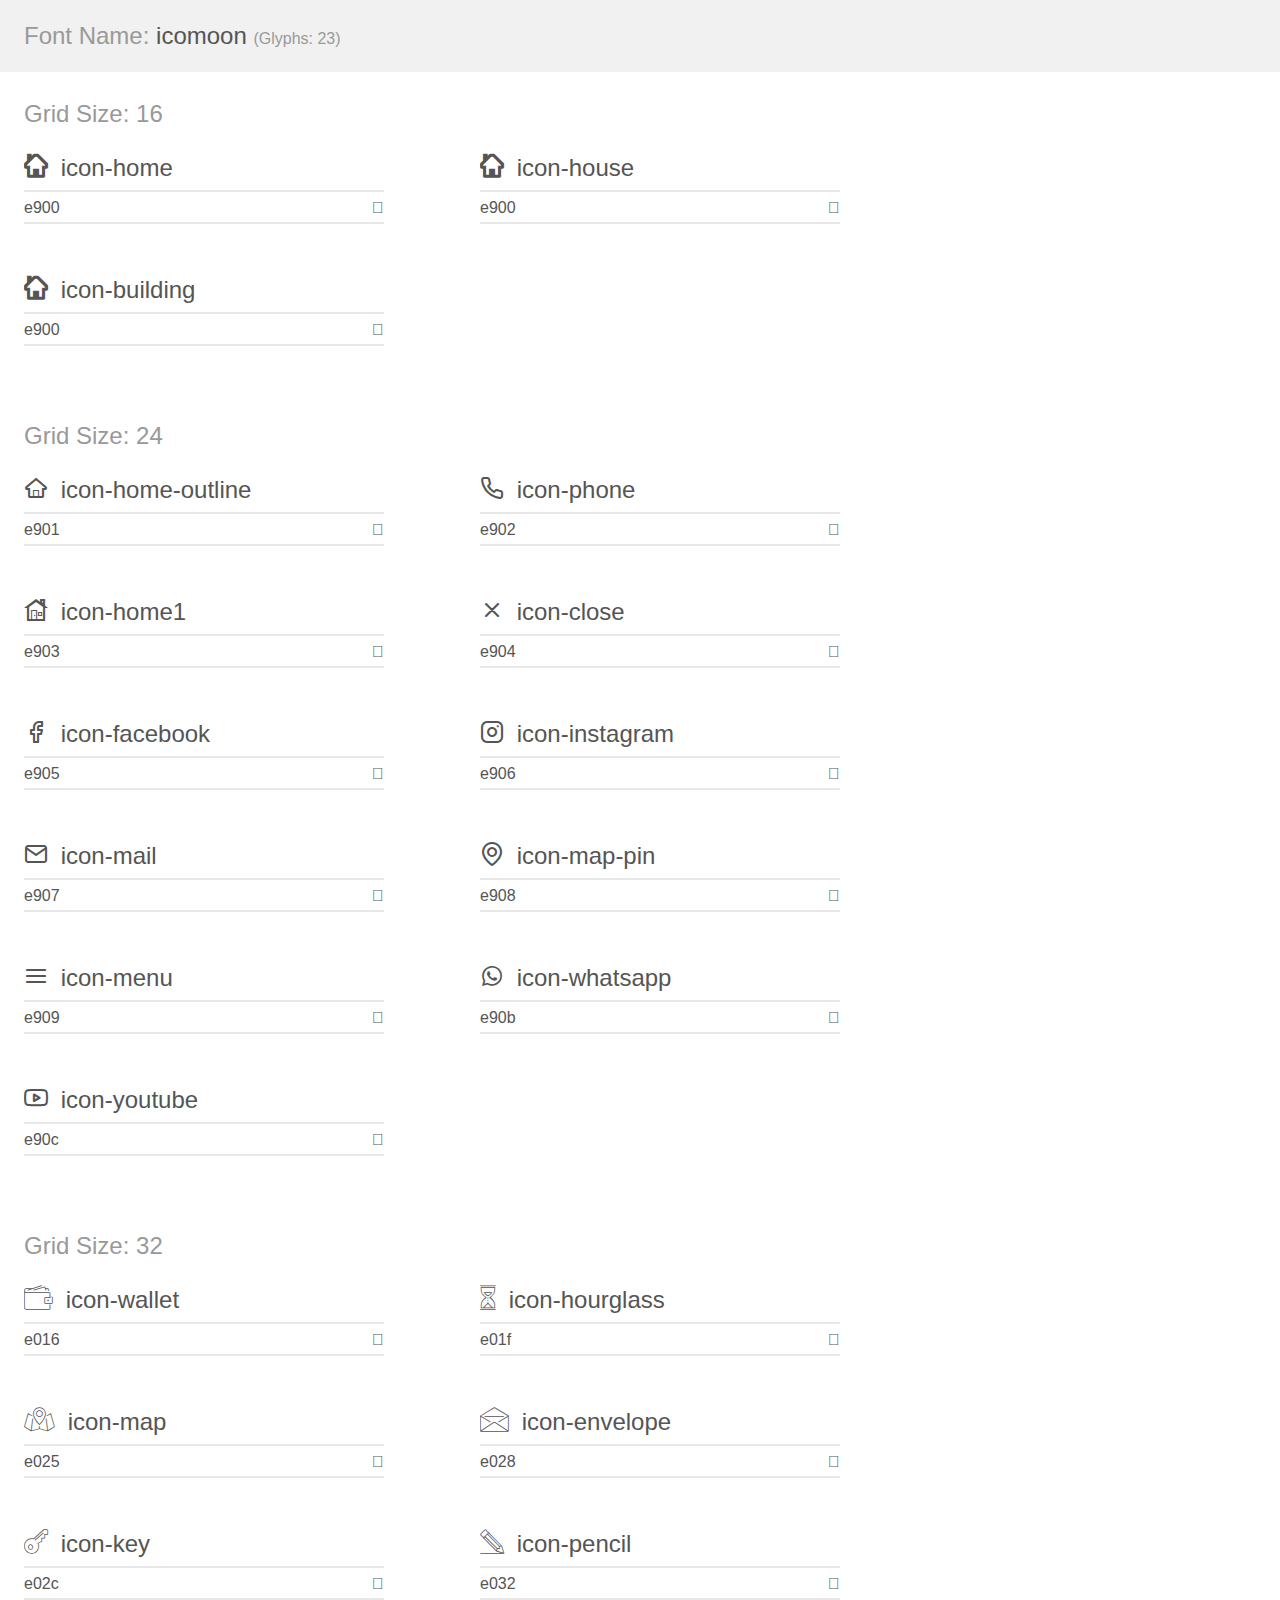
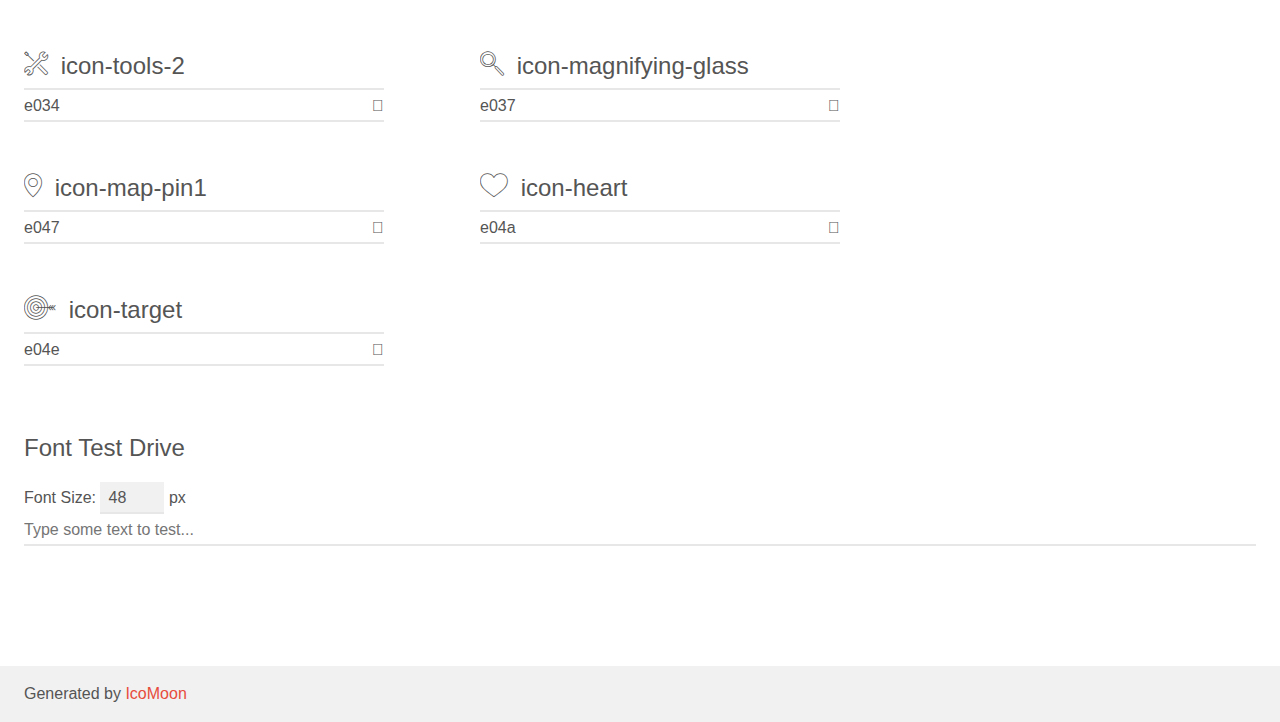
<file: assets/icons/demo.html>
<!doctype html>
<html>
<head>
    <meta charset="utf-8">
    <title>IcoMoon Demo</title>
    <meta name="description" content="An Icon Font Generated By IcoMoon.io">
    <meta name="viewport" content="width=device-width, initial-scale=1">
    <link rel="stylesheet" href="demo-files/demo.css">
    <link rel="stylesheet" href="style.css"></head>
<body>
    <div class="bgc1 clearfix">
        <h1 class="mhmm mvm"><span class="fgc1">Font Name:</span> icomoon <small class="fgc1">(Glyphs:&nbsp;23)</small></h1>
    </div>
    <div class="clearfix mhl ptl">
        <h1 class="mvm mtn fgc1">Grid Size: 16</h1>
        <div class="glyph fs1">
            <div class="clearfix bshadow0 pbs">
                <span class="icon-home"></span>
                <span class="mls"> icon-home</span>
            </div>
            <fieldset class="fs0 size1of1 clearfix hidden-false">
                <input type="text" readonly value="e900" class="unit size1of2" />
                <input type="text" maxlength="1" readonly value="&#xe900;" class="unitRight size1of2 talign-right" />
            </fieldset>
            <div class="fs0 bshadow0 clearfix hidden-true">
                <span class="unit pvs fgc1">liga: </span>
                <input type="text" readonly value="" class="liga unitRight" />
            </div>
        </div>
        <div class="glyph fs1">
            <div class="clearfix bshadow0 pbs">
                <span class="icon-house"></span>
                <span class="mls"> icon-house</span>
            </div>
            <fieldset class="fs0 size1of1 clearfix hidden-false">
                <input type="text" readonly value="e900" class="unit size1of2" />
                <input type="text" maxlength="1" readonly value="&#xe900;" class="unitRight size1of2 talign-right" />
            </fieldset>
            <div class="fs0 bshadow0 clearfix hidden-true">
                <span class="unit pvs fgc1">liga: </span>
                <input type="text" readonly value="" class="liga unitRight" />
            </div>
        </div>
        <div class="glyph fs1">
            <div class="clearfix bshadow0 pbs">
                <span class="icon-building"></span>
                <span class="mls"> icon-building</span>
            </div>
            <fieldset class="fs0 size1of1 clearfix hidden-false">
                <input type="text" readonly value="e900" class="unit size1of2" />
                <input type="text" maxlength="1" readonly value="&#xe900;" class="unitRight size1of2 talign-right" />
            </fieldset>
            <div class="fs0 bshadow0 clearfix hidden-true">
                <span class="unit pvs fgc1">liga: </span>
                <input type="text" readonly value="" class="liga unitRight" />
            </div>
        </div>
    </div>
    <div class="clearfix mhl ptl">
        <h1 class="mvm mtn fgc1">Grid Size: 24</h1>
        <div class="glyph fs2">
            <div class="clearfix bshadow0 pbs">
                <span class="icon-home-outline"></span>
                <span class="mls"> icon-home-outline</span>
            </div>
            <fieldset class="fs0 size1of1 clearfix hidden-false">
                <input type="text" readonly value="e901" class="unit size1of2" />
                <input type="text" maxlength="1" readonly value="&#xe901;" class="unitRight size1of2 talign-right" />
            </fieldset>
            <div class="fs0 bshadow0 clearfix hidden-true">
                <span class="unit pvs fgc1">liga: </span>
                <input type="text" readonly value="" class="liga unitRight" />
            </div>
        </div>
        <div class="glyph fs2">
            <div class="clearfix bshadow0 pbs">
                <span class="icon-phone"></span>
                <span class="mls"> icon-phone</span>
            </div>
            <fieldset class="fs0 size1of1 clearfix hidden-false">
                <input type="text" readonly value="e902" class="unit size1of2" />
                <input type="text" maxlength="1" readonly value="&#xe902;" class="unitRight size1of2 talign-right" />
            </fieldset>
            <div class="fs0 bshadow0 clearfix hidden-true">
                <span class="unit pvs fgc1">liga: </span>
                <input type="text" readonly value="" class="liga unitRight" />
            </div>
        </div>
        <div class="glyph fs2">
            <div class="clearfix bshadow0 pbs">
                <span class="icon-home1"></span>
                <span class="mls"> icon-home1</span>
            </div>
            <fieldset class="fs0 size1of1 clearfix hidden-false">
                <input type="text" readonly value="e903" class="unit size1of2" />
                <input type="text" maxlength="1" readonly value="&#xe903;" class="unitRight size1of2 talign-right" />
            </fieldset>
            <div class="fs0 bshadow0 clearfix hidden-true">
                <span class="unit pvs fgc1">liga: </span>
                <input type="text" readonly value="" class="liga unitRight" />
            </div>
        </div>
        <div class="glyph fs2">
            <div class="clearfix bshadow0 pbs">
                <span class="icon-close"></span>
                <span class="mls"> icon-close</span>
            </div>
            <fieldset class="fs0 size1of1 clearfix hidden-false">
                <input type="text" readonly value="e904" class="unit size1of2" />
                <input type="text" maxlength="1" readonly value="&#xe904;" class="unitRight size1of2 talign-right" />
            </fieldset>
            <div class="fs0 bshadow0 clearfix hidden-true">
                <span class="unit pvs fgc1">liga: </span>
                <input type="text" readonly value="" class="liga unitRight" />
            </div>
        </div>
        <div class="glyph fs2">
            <div class="clearfix bshadow0 pbs">
                <span class="icon-facebook"></span>
                <span class="mls"> icon-facebook</span>
            </div>
            <fieldset class="fs0 size1of1 clearfix hidden-false">
                <input type="text" readonly value="e905" class="unit size1of2" />
                <input type="text" maxlength="1" readonly value="&#xe905;" class="unitRight size1of2 talign-right" />
            </fieldset>
            <div class="fs0 bshadow0 clearfix hidden-true">
                <span class="unit pvs fgc1">liga: </span>
                <input type="text" readonly value="" class="liga unitRight" />
            </div>
        </div>
        <div class="glyph fs2">
            <div class="clearfix bshadow0 pbs">
                <span class="icon-instagram"></span>
                <span class="mls"> icon-instagram</span>
            </div>
            <fieldset class="fs0 size1of1 clearfix hidden-false">
                <input type="text" readonly value="e906" class="unit size1of2" />
                <input type="text" maxlength="1" readonly value="&#xe906;" class="unitRight size1of2 talign-right" />
            </fieldset>
            <div class="fs0 bshadow0 clearfix hidden-true">
                <span class="unit pvs fgc1">liga: </span>
                <input type="text" readonly value="" class="liga unitRight" />
            </div>
        </div>
        <div class="glyph fs2">
            <div class="clearfix bshadow0 pbs">
                <span class="icon-mail"></span>
                <span class="mls"> icon-mail</span>
            </div>
            <fieldset class="fs0 size1of1 clearfix hidden-false">
                <input type="text" readonly value="e907" class="unit size1of2" />
                <input type="text" maxlength="1" readonly value="&#xe907;" class="unitRight size1of2 talign-right" />
            </fieldset>
            <div class="fs0 bshadow0 clearfix hidden-true">
                <span class="unit pvs fgc1">liga: </span>
                <input type="text" readonly value="" class="liga unitRight" />
            </div>
        </div>
        <div class="glyph fs2">
            <div class="clearfix bshadow0 pbs">
                <span class="icon-map-pin"></span>
                <span class="mls"> icon-map-pin</span>
            </div>
            <fieldset class="fs0 size1of1 clearfix hidden-false">
                <input type="text" readonly value="e908" class="unit size1of2" />
                <input type="text" maxlength="1" readonly value="&#xe908;" class="unitRight size1of2 talign-right" />
            </fieldset>
            <div class="fs0 bshadow0 clearfix hidden-true">
                <span class="unit pvs fgc1">liga: </span>
                <input type="text" readonly value="" class="liga unitRight" />
            </div>
        </div>
        <div class="glyph fs2">
            <div class="clearfix bshadow0 pbs">
                <span class="icon-menu"></span>
                <span class="mls"> icon-menu</span>
            </div>
            <fieldset class="fs0 size1of1 clearfix hidden-false">
                <input type="text" readonly value="e909" class="unit size1of2" />
                <input type="text" maxlength="1" readonly value="&#xe909;" class="unitRight size1of2 talign-right" />
            </fieldset>
            <div class="fs0 bshadow0 clearfix hidden-true">
                <span class="unit pvs fgc1">liga: </span>
                <input type="text" readonly value="" class="liga unitRight" />
            </div>
        </div>
        <div class="glyph fs2">
            <div class="clearfix bshadow0 pbs">
                <span class="icon-whatsapp"></span>
                <span class="mls"> icon-whatsapp</span>
            </div>
            <fieldset class="fs0 size1of1 clearfix hidden-false">
                <input type="text" readonly value="e90b" class="unit size1of2" />
                <input type="text" maxlength="1" readonly value="&#xe90b;" class="unitRight size1of2 talign-right" />
            </fieldset>
            <div class="fs0 bshadow0 clearfix hidden-true">
                <span class="unit pvs fgc1">liga: </span>
                <input type="text" readonly value="" class="liga unitRight" />
            </div>
        </div>
        <div class="glyph fs2">
            <div class="clearfix bshadow0 pbs">
                <span class="icon-youtube"></span>
                <span class="mls"> icon-youtube</span>
            </div>
            <fieldset class="fs0 size1of1 clearfix hidden-false">
                <input type="text" readonly value="e90c" class="unit size1of2" />
                <input type="text" maxlength="1" readonly value="&#xe90c;" class="unitRight size1of2 talign-right" />
            </fieldset>
            <div class="fs0 bshadow0 clearfix hidden-true">
                <span class="unit pvs fgc1">liga: </span>
                <input type="text" readonly value="" class="liga unitRight" />
            </div>
        </div>
    </div>
    <div class="clearfix mhl ptl">
        <h1 class="mvm mtn fgc1">Grid Size: 32</h1>
        <div class="glyph fs3">
            <div class="clearfix bshadow0 pbs">
                <span class="icon-wallet"></span>
                <span class="mls"> icon-wallet</span>
            </div>
            <fieldset class="fs0 size1of1 clearfix hidden-false">
                <input type="text" readonly value="e016" class="unit size1of2" />
                <input type="text" maxlength="1" readonly value="&#xe016;" class="unitRight size1of2 talign-right" />
            </fieldset>
            <div class="fs0 bshadow0 clearfix hidden-true">
                <span class="unit pvs fgc1">liga: </span>
                <input type="text" readonly value="" class="liga unitRight" />
            </div>
        </div>
        <div class="glyph fs3">
            <div class="clearfix bshadow0 pbs">
                <span class="icon-hourglass"></span>
                <span class="mls"> icon-hourglass</span>
            </div>
            <fieldset class="fs0 size1of1 clearfix hidden-false">
                <input type="text" readonly value="e01f" class="unit size1of2" />
                <input type="text" maxlength="1" readonly value="&#xe01f;" class="unitRight size1of2 talign-right" />
            </fieldset>
            <div class="fs0 bshadow0 clearfix hidden-true">
                <span class="unit pvs fgc1">liga: </span>
                <input type="text" readonly value="" class="liga unitRight" />
            </div>
        </div>
        <div class="glyph fs3">
            <div class="clearfix bshadow0 pbs">
                <span class="icon-map"></span>
                <span class="mls"> icon-map</span>
            </div>
            <fieldset class="fs0 size1of1 clearfix hidden-false">
                <input type="text" readonly value="e025" class="unit size1of2" />
                <input type="text" maxlength="1" readonly value="&#xe025;" class="unitRight size1of2 talign-right" />
            </fieldset>
            <div class="fs0 bshadow0 clearfix hidden-true">
                <span class="unit pvs fgc1">liga: </span>
                <input type="text" readonly value="" class="liga unitRight" />
            </div>
        </div>
        <div class="glyph fs3">
            <div class="clearfix bshadow0 pbs">
                <span class="icon-envelope"></span>
                <span class="mls"> icon-envelope</span>
            </div>
            <fieldset class="fs0 size1of1 clearfix hidden-false">
                <input type="text" readonly value="e028" class="unit size1of2" />
                <input type="text" maxlength="1" readonly value="&#xe028;" class="unitRight size1of2 talign-right" />
            </fieldset>
            <div class="fs0 bshadow0 clearfix hidden-true">
                <span class="unit pvs fgc1">liga: </span>
                <input type="text" readonly value="" class="liga unitRight" />
            </div>
        </div>
        <div class="glyph fs3">
            <div class="clearfix bshadow0 pbs">
                <span class="icon-key"></span>
                <span class="mls"> icon-key</span>
            </div>
            <fieldset class="fs0 size1of1 clearfix hidden-false">
                <input type="text" readonly value="e02c" class="unit size1of2" />
                <input type="text" maxlength="1" readonly value="&#xe02c;" class="unitRight size1of2 talign-right" />
            </fieldset>
            <div class="fs0 bshadow0 clearfix hidden-true">
                <span class="unit pvs fgc1">liga: </span>
                <input type="text" readonly value="" class="liga unitRight" />
            </div>
        </div>
        <div class="glyph fs3">
            <div class="clearfix bshadow0 pbs">
                <span class="icon-pencil"></span>
                <span class="mls"> icon-pencil</span>
            </div>
            <fieldset class="fs0 size1of1 clearfix hidden-false">
                <input type="text" readonly value="e032" class="unit size1of2" />
                <input type="text" maxlength="1" readonly value="&#xe032;" class="unitRight size1of2 talign-right" />
            </fieldset>
            <div class="fs0 bshadow0 clearfix hidden-true">
                <span class="unit pvs fgc1">liga: </span>
                <input type="text" readonly value="" class="liga unitRight" />
            </div>
        </div>
        <div class="glyph fs3">
            <div class="clearfix bshadow0 pbs">
                <span class="icon-tools-2"></span>
                <span class="mls"> icon-tools-2</span>
            </div>
            <fieldset class="fs0 size1of1 clearfix hidden-false">
                <input type="text" readonly value="e034" class="unit size1of2" />
                <input type="text" maxlength="1" readonly value="&#xe034;" class="unitRight size1of2 talign-right" />
            </fieldset>
            <div class="fs0 bshadow0 clearfix hidden-true">
                <span class="unit pvs fgc1">liga: </span>
                <input type="text" readonly value="" class="liga unitRight" />
            </div>
        </div>
        <div class="glyph fs3">
            <div class="clearfix bshadow0 pbs">
                <span class="icon-magnifying-glass"></span>
                <span class="mls"> icon-magnifying-glass</span>
            </div>
            <fieldset class="fs0 size1of1 clearfix hidden-false">
                <input type="text" readonly value="e037" class="unit size1of2" />
                <input type="text" maxlength="1" readonly value="&#xe037;" class="unitRight size1of2 talign-right" />
            </fieldset>
            <div class="fs0 bshadow0 clearfix hidden-true">
                <span class="unit pvs fgc1">liga: </span>
                <input type="text" readonly value="" class="liga unitRight" />
            </div>
        </div>
        <div class="glyph fs3">
            <div class="clearfix bshadow0 pbs">
                <span class="icon-map-pin1"></span>
                <span class="mls"> icon-map-pin1</span>
            </div>
            <fieldset class="fs0 size1of1 clearfix hidden-false">
                <input type="text" readonly value="e047" class="unit size1of2" />
                <input type="text" maxlength="1" readonly value="&#xe047;" class="unitRight size1of2 talign-right" />
            </fieldset>
            <div class="fs0 bshadow0 clearfix hidden-true">
                <span class="unit pvs fgc1">liga: </span>
                <input type="text" readonly value="" class="liga unitRight" />
            </div>
        </div>
        <div class="glyph fs3">
            <div class="clearfix bshadow0 pbs">
                <span class="icon-heart"></span>
                <span class="mls"> icon-heart</span>
            </div>
            <fieldset class="fs0 size1of1 clearfix hidden-false">
                <input type="text" readonly value="e04a" class="unit size1of2" />
                <input type="text" maxlength="1" readonly value="&#xe04a;" class="unitRight size1of2 talign-right" />
            </fieldset>
            <div class="fs0 bshadow0 clearfix hidden-true">
                <span class="unit pvs fgc1">liga: </span>
                <input type="text" readonly value="" class="liga unitRight" />
            </div>
        </div>
        <div class="glyph fs3">
            <div class="clearfix bshadow0 pbs">
                <span class="icon-target"></span>
                <span class="mls"> icon-target</span>
            </div>
            <fieldset class="fs0 size1of1 clearfix hidden-false">
                <input type="text" readonly value="e04e" class="unit size1of2" />
                <input type="text" maxlength="1" readonly value="&#xe04e;" class="unitRight size1of2 talign-right" />
            </fieldset>
            <div class="fs0 bshadow0 clearfix hidden-true">
                <span class="unit pvs fgc1">liga: </span>
                <input type="text" readonly value="" class="liga unitRight" />
            </div>
        </div>
    </div>

    <!--[if gt IE 8]><!-->
    <div class="mhl clearfix mbl">
        <h1>Font Test Drive</h1>
        <label>
            Font Size: <input id="fontSize" type="number" class="textbox0 mbm"
            min="8" value="48" />
            px
        </label>
        <input id="testText" type="text" class="phl size1of1 mvl"
        placeholder="Type some text to test..." value=""/>
        <div id="testDrive" class="icon-" style="font-family: icomoon">&nbsp;
        </div>
    </div>
    <!--<![endif]-->
    <div class="bgc1 clearfix">
        <p class="mhl">Generated by <a href="https://icomoon.io/app">IcoMoon</a></p>
    </div>

    <script src="demo-files/demo.js"></script>
</body>
</html>
</file>
<file: assets/icons/style.css>
@font-face {
  font-family: 'icomoon';
  src: url('fonts/icomoon.eot?3w4xwa');
  src: url('fonts/icomoon.eot?3w4xwa#iefix') format('embedded-opentype'),
    url('fonts/icomoon.ttf?3w4xwa') format('truetype'),
    url('fonts/icomoon.woff?3w4xwa') format('woff'),
    url('fonts/icomoon.svg?3w4xwa#icomoon') format('svg');
  font-weight: normal;
  font-style: normal;
  font-display: block;
}

[class^='icon-'],
[class*=' icon-'] {
  /* use !important to prevent issues with browser extensions that change fonts */
  font-family: 'icomoon' !important;
  speak: never;
  font-style: normal;
  font-weight: normal;
  font-variant: normal;
  text-transform: none;
  line-height: 1;

  /* Better Font Rendering =========== */
  -webkit-font-smoothing: antialiased;
  -moz-osx-font-smoothing: grayscale;
}

.icon-home:before {
  content: '\e900';
}
.icon-house:before {
  content: '\e900';
}
.icon-building:before {
  content: '\e900';
}
.icon-home-outline:before {
  content: '\e901';
}
.icon-phone:before {
  content: '\e902';
}
.icon-home1:before {
  content: '\e903';
}
.icon-close:before {
  content: '\e904';
}
.icon-facebook:before {
  content: '\e905';
}
.icon-instagram:before {
  content: '\e906';
}
.icon-mail:before {
  content: '\e907';
}
.icon-map-pin:before {
  content: '\e908';
}
.icon-menu:before {
  content: '\e909';
}
.icon-whatsapp:before {
  content: '\e90b';
}
.icon-youtube:before {
  content: '\e90c';
}
.icon-wallet:before {
  content: '\e016';
}
.icon-hourglass:before {
  content: '\e01f';
}
.icon-map:before {
  content: '\e025';
}
.icon-envelope:before {
  content: '\e028';
}
.icon-key:before {
  content: '\e02c';
}
.icon-pencil:before {
  content: '\e032';
}
.icon-tools-2:before {
  content: '\e034';
}
.icon-magnifying-glass:before {
  content: '\e037';
}
.icon-map-pin1:before {
  content: '\e047';
}
.icon-heart:before {
  content: '\e04a';
}
.icon-target:before {
  content: '\e04e';
}
</file>
<file: style-home.css>
* {
  margin: 0;
  padding: 0;
  box-sizing: border-box;
}

ul {
  list-style: none;
}

a {
  text-decoration: none;
}

img {
  width: 100%;
  height: auto;
  border-radius: 0.25rem;
  align-content: space-between;
}

:root {
  --cor-escura: rgb(15, 36, 29);
  --cor-primaria: rgb(105, 185, 157);
  --cor-secundaria: rgb(204, 244, 230);
  --cor-backgroud: rgb(249, 249, 249);
  --cor-texto: #767676;
  --title-font-size: 1.875rem;
  --subtitle-font-size: 1rem;
}

body {
  font: 400 1rem 'DM Sans', sans-serif;
  background-color: var(--cor-backgroud);
}

.title {
  font: 700 1.875rem 'Poppins', sans-serif;
  color: var(--cor-escura);
}

.button {
  background-color: var(--cor-secundaria);
  color: var(--cor-escura);
  height: 3.5rem;
  display: inline-flex;
  align-items: center;
  padding: 0 2rem;
  border-radius: 0.25rem;
  font: 500 1rem 'DM Sans', sans-serif;
  transition: background 0.3s;
}

.button:hover {
  background: #73ceae;
}

.container {
  margin-left: 1.5rem;
  margin-right: 1.5rem;
}

.grid {
  display: grid;
  gap: 2rem;
}

.section {
  padding: 5rem 0;
}

.section .title {
  margin-bottom: 1rem;
}

#header {
  border-bottom: 1px solid #e4e4e4;
  margin-bottom: 2rem;
  display: flex;
  width: 100%;
  position: fixed;
  top: 0;
  left: 0;
  z-index: 100;
  background-color: var(--cor-backgroud);
  width: 100%;
}

#header.scroll {
  box-shadow: 0px 0px 12px rgba(0, 0, 0, 0.15);
}

main #home {
  background-color: var(--cor-primaria);
}

main {
  margin-top: 6.5rem;
}

.logo {
  font: 700 1.31rem 'Poppins', sans-serif;
  color: var(--cor-escura);
}

.logo span {
  color: var(--cor-primaria);
}

nav {
  height: 4.5rem;
  display: flex;
  justify-content: space-between;
  align-items: center;
  width: 100%;
}

/* nav ul.grid {
  gap: 4rem;
} */

nav ul li {
  text-align: center;
}

nav ul li a {
  transition: color 0.2s;
  position: relative;
}

nav ul li a:hover {
  color: var(--cor-primaria);
}

nav ul li a::after {
  content: '';
  width: 0;
  height: 2px;
  background: var(--cor-primaria);
  position: absolute;
  left: 0;
  bottom: -1.5rem;
  transition: width 0.2s;
}

nav ul li a:hover::after {
  width: 100%;
}

nav .menu {
  opacity: 0;
  visibility: hidden;
  top: -20rem;
  transition: 0.2s;
}

nav .menu ul {
  display: none;
}

nav.show .menu {
  opacity: 1;
  visibility: visible;
  background: var(--cor-backgroud);
  height: 100vh;
  width: 100vw;
  position: fixed;
  top: 0;
  left: 0;
  display: grid;
  place-content: center;
}

nav.show .menu ul {
  display: grid;
}

nav.show ul.grid {
  gap: 4rem;
}

.toggle {
  color: var(--cor-primaria);
  font-size: 1.5rem;
  cursor: pointer;
}

nav .icon-close {
  visibility: hidden;
  opacity: 0;

  position: absolute;
  top: -1.5rem;
  right: 1.5rem;

  transition: 0.2s;
}

nav.show div.icon-close {
  visibility: visible;
  opacity: 1;
  top: 1.5rem;
}

#home {
  overflow: hidden;
}

#home path {
  background-color: var(--cor-secundaria);
}

#home .container {
  margin: 0;
}

#home .image {
  position: relative;
}

#home .image::before {
  content: '';
  height: 100%;
  width: 100%;
  background: var(--cor-secundaria);
  position: absolute;
  top: -16.8%;
  left: 16.7%;
  z-index: 0;
  border-radius: 0.25rem;
}

#home .image img {
  position: relative;
  right: 2.93rem;
  border-radius: 0.25rem;
}

#home .text {
  margin-left: 1.5rem;
  margin-right: 1.5rem;
  text-align: center;
}

#home .text h1 {
  margin-bottom: 1rem;
}

#home .text p {
  margin-bottom: 2rem;
}

#about .text {
  margin-left: 1.5rem;
  margin-right: 1.5rem;
  text-align: center;
}

#about .text h1 {
  margin-bottom: 1rem;
}

#about .text p {
  margin-bottom: 2rem;
}

#grid {
  position: relative;
  margin-top: 1rem;
}

#grid .bloco {
  display: grid;
  grid-auto-columns: max-content;
  grid-column: span 13 / auto;
  grid-template-columns: repeat(12, 1fr);
  gap: 20 px;
  max-width: 100%;
  max-height: 100%;
  justify-items: stretch;
}

#grid .bloco .primeira {
  margin-left: 30px;
  margin-right: -30px;
  height: 270 px;
  border-radius: 10 px;
  grid-column: 1 / 7;
  align-self: flex-end;
  position: relative;
  display: flex;
  flex: 1 1 auto;
}

#grid .bloco .segunda {
  margin-left: 30px;
  margin-right: -30px;
  height: 220 px;
  display: flex;
  align-self: flex-end;
  grid-column: 7 / 10;
  border-radius: 10 px;
  grid-auto-columns: max-content;
}

#grid .bloco .terceira {
  margin-left: 30px;
  margin-right: -30px;
  height: 165 px;
  display: flex;
  align-self: flex-end;
  grid-column: 10 / 12;
  border-radius: 10 px;
  grid-auto-columns: max-content;
  max-width: 100%;
  max-height: 100%;
  place-content: stretch;
}

#grid .bloco .quarta {
  margin-left: 60px;
  margin-right: -60px;
  height: 165 px;
  display: flex;
  align-self: flex-start;
  grid-column: 1 / 5;
  border-radius: 10 px;
  grid-auto-columns: max-content;
  max-width: 100%;
  max-height: 100%;
  place-content: stretch;
}

#grid .bloco .quinta {
  margin-left: 60px;
  margin-right: -60px;
  height: 165 px;
  display: flex;
  align-self: flex-start;
  grid-column: 5 / 8;
  border-radius: 10 px;
  grid-auto-columns: max-content;
  max-width: 100%;
  max-height: 100%;
  place-content: stretch;
}

#grid .bloco .sexta {
  margin-left: 60px;
  margin-right: -60px;
  height: 220 px;
  display: flex;
  align-self: flex-start;
  grid-column: 8 / 11;
  border-radius: 10 px;
  grid-auto-columns: max-content;
  max-width: 100%;
  max-height: 100%;
  place-content: stretch;
}

.divider-2 svg {
  background-color: white;
  margin-bottom: 0;
  padding: 0;
  display: block;
}

#services {
  background-color: rgb(255, 255, 255);
}

.cards.grid {
  gap: 1.5rem;
}

.card {
  padding: 3.625rem 2rem;
  box-shadow: 0px 0px 12px rgba(0, 0, 0, 0.08);
  border-bottom: 0.25rem solid var(--base-color);
  border-radius: 0.25rem 0.25rem 0 0;
  text-align: center;
}

.card i {
  display: block;
  margin-bottom: 1.5rem;
  font-size: 5rem;
  color: var(--cor-primaria);
}

.card .title {
  font-size: 1.5rem;
  margin-bottom: 0.75rem;
}

.divider-3 svg {
  background-color: var(--cor-backgroud);
  margin-bottom: 0;
  padding: 0;
  display: block;
}

#contact .grid {
  gap: 4rem;
}

#contact .text p {
  margin-bottom: 2rem;
}

#contact .button i,
#contact ul li i {
  font-size: 1.5rem;
  margin-right: 0.625rem;
}

#contact ul.grid {
  gap: 2rem;
}

#contact ul li {
  display: flex;
  align-items: center;
}

#contact ul li i {
  color: var(--cor-primaria);
}

@media (min-width: 1200px) {
  .container {
    max-width: 1120px;
    margin-left: auto;
    margin-right: auto;
  }

  .section {
    padding: 10rem 0;
  }

  .section header {
    max-width: 32rem;
    text-align: center;
    margin-left: auto;
    margin-right: auto;
  }

  .button {
    height: 3.125rem;
  }

  nav .menu {
    opacity: 1;
    visibility: visible;
    top: 0;
  }

  nav .menu ul {
    display: flex;
    gap: 2rem;
  }

  nav .menu ul li a.title {
    font: 400 1rem 'DM Sans';
  }

  nav .menu ul li a.title.active {
    font-weight: bold;
  }

  nav .icon-menu {
    display: none;
  }

  main {
    margin-top: 4.5rem;
  }

  #home .container {
    grid-auto-flow: column;
    justify-content: space-between;
    margin: 0 auto;
  }

  #home .image {
    order: 1;
  }

  #home .text {
    order: 0;
    max-width: 24rem;
    text-align: left;
  }

  #about .container {
    margin: 0 auto;
    grid-auto-flow: column;
  }

  .cards {
    grid-template-columns: 1fr 1fr 1fr 1fr;
  }

  .card {
    padding-left: 3rem;
    padding-right: 3rem;
  }

  #contact .container {
    grid-auto-flow: column;
    align-items: center;
  }

  #contact .text {
    max-width: 25rem;
  }

  footer.section {
    padding: 3.75rem 0;
  }

  footer .container {
    grid-auto-flow: column;
    align-items: center;
    justify-content: space-between;
  }

  footer .logo {
    font-size: 2.25rem;
  }
}

@media (min-width: 992px) {
  :root {
    --title-font-size: 2.25rem;
    --subtitle-font-size: 1.125rem;
  }
}
</file>
<file: projeto-f4life-kahena/assets/icons/style.css>
@font-face {
  font-family: 'icomoon';
  src:  url('fonts/icomoon.eot?3w4xwa');
  src:  url('fonts/icomoon.eot?3w4xwa#iefix') format('embedded-opentype'),
    url('fonts/icomoon.ttf?3w4xwa') format('truetype'),
    url('fonts/icomoon.woff?3w4xwa') format('woff'),
    url('fonts/icomoon.svg?3w4xwa#icomoon') format('svg');
  font-weight: normal;
  font-style: normal;
  font-display: block;
}

[class^="icon-"], [class*=" icon-"] {
  /* use !important to prevent issues with browser extensions that change fonts */
  font-family: 'icomoon' !important;
  speak: never;
  font-style: normal;
  font-weight: normal;
  font-variant: normal;
  text-transform: none;
  line-height: 1;

  /* Better Font Rendering =========== */
  -webkit-font-smoothing: antialiased;
  -moz-osx-font-smoothing: grayscale;
}

.icon-home:before {
  content: "\e900";
}
.icon-house:before {
  content: "\e900";
}
.icon-building:before {
  content: "\e900";
}
.icon-home-outline:before {
  content: "\e901";
}
.icon-phone:before {
  content: "\e902";
}
.icon-home1:before {
  content: "\e903";
}
.icon-close:before {
  content: "\e904";
}
.icon-facebook:before {
  content: "\e905";
}
.icon-instagram:before {
  content: "\e906";
}
.icon-mail:before {
  content: "\e907";
}
.icon-map-pin:before {
  content: "\e908";
}
.icon-menu:before {
  content: "\e909";
}
.icon-whatsapp:before {
  content: "\e90b";
}
.icon-youtube:before {
  content: "\e90c";
}
.icon-wallet:before {
  content: "\e016";
}
.icon-hourglass:before {
  content: "\e01f";
}
.icon-map:before {
  content: "\e025";
}
.icon-envelope:before {
  content: "\e028";
}
.icon-key:before {
  content: "\e02c";
}
.icon-pencil:before {
  content: "\e032";
}
.icon-tools-2:before {
  content: "\e034";
}
.icon-magnifying-glass:before {
  content: "\e037";
}
.icon-map-pin1:before {
  content: "\e047";
}
.icon-heart:before {
  content: "\e04a";
}
.icon-target:before {
  content: "\e04e";
}
</file>
<file: projeto-f4life-kahena/style-home.css>
* {
  margin: 0;
  padding: 0;
  box-sizing: border-box;
}

ul {
  list-style: none;
}

a {
  text-decoration: none;
}

img {
  width: 100%;
  height: auto;
  border-radius: 0.25rem;
}

:root {
  --cor-escura: rgb(15, 36, 29);
  --cor-primaria: rgb(105, 185, 157);
  --cor-secundaria: rgb(204, 244, 230);
  --cor-backgroud: rgb(249, 249, 249);
  --cor-texto: #767676;
}

body {
  font: 400 1rem 'DM Sans', sans-serif;
  background-color: var(--cor-backgroud);
}

.title {
  font: 700 1.875rem 'Poppins', sans-serif;
  color: var(--cor-escura);
}

.button {
  background-color: var(--cor-secundaria);
  color: var(--cor-escura);
  height: 3.5rem;
  display: inline-flex;
  align-items: center;
  padding: 0 2rem;
  border-radius: 0.25rem;
  font: 500 1rem 'DM Sans', sans-serif;
  transition: background 0.3s;
}

.button:hover {
  background: #73ceae;
}

.container {
  margin-left: 1.5rem;
  margin-right: 1.5rem;
}

.grid {
  display: grid;
  gap: 2rem;
}

.section {
  padding: 5rem 0;
}

.section .title {
  margin-bottom: 1rem;
}

#header {
  border-bottom: 1px solid #e4e4e4;
  margin-bottom: 2rem;
  display: flex;
  width: 100%;
  position: fixed;
  top: 0;
  left: 0;
  z-index: 100;
  background-color: var(--cor-backgroud);
  width: 100%;
}

#header.scroll {
  box-shadow: 0px 0px 12px rgba(0, 0, 0, 0.15);
}

main #home {
  background-color: var(--cor-primaria);
}

main {
  margin-top: 6.5rem;
}

.logo {
  font: 700 1.31rem 'Poppins', sans-serif;
  color: var(--cor-escura);
}

.logo span {
  color: var(--cor-primaria);
}

nav {
  height: 4.5rem;
  display: flex;
  justify-content: space-between;
  align-items: center;
  width: 100%;
}

/* nav ul.grid {
  gap: 4rem;
} */

nav ul li {
  text-align: center;
}

nav ul li a {
  transition: color 0.2s;
  position: relative;
}

nav ul li a:hover {
  color: var(--cor-primaria);
}

nav ul li a::after {
  content: '';
  width: 0;
  height: 2px;
  background: var(--cor-primaria);
  position: absolute;
  left: 0;
  bottom: -1.5rem;
  transition: width 0.2s;
}

nav ul li a:hover::after {
  width: 100%;
}

nav .menu {
  opacity: 0;
  visibility: hidden;
  top: -20rem;
  transition: 0.2s;
}

nav .menu ul {
  display: none;
}

nav.show .menu {
  opacity: 1;
  visibility: visible;
  background: var(--cor-backgroud);
  height: 100vh;
  width: 100vw;
  position: fixed;
  top: 0;
  left: 0;
  display: grid;
  place-content: center;
}

nav.show .menu ul {
  display: grid;
}

nav.show ul.grid {
  gap: 4rem;
}

.toogle {
  color: var(--cor-primaria);
  font-size: 1.5rem;
  cursor: pointer;
}

nav .icon-close {
  visibility: hidden;
  opacity: 0;

  position: absolute;
  top: -1.5rem;
  right: 1.5rem;

  transition: 0.2s;
}

nav.show div.icon-close {
  visibility: visible;
  opacity: 1;
  top: 1.5rem;
}

#home {
  overflow: hidden;
}

#home path {
  background-color: var(--cor-secundaria);
}

#home .container {
  margin: 0;
}

#home .image {
  position: relative;
}

#home .image::before {
  content: '';
  height: 100%;
  width: 100%;
  background: var(--cor-secundaria);
  position: absolute;
  top: -16.8%;
  left: 16.7%;
  z-index: 0;
  border-radius: 0.25rem;
}

#home .image img {
  position: relative;
  right: 2.93rem;
  border-radius: 0.25rem;
}

#home .text {
  margin-left: 1.5rem;
  margin-right: 1.5rem;
  text-align: center;
}

#home .text h1 {
  margin-bottom: 1rem;
}

#home .text p {
  margin-bottom: 2rem;
}

#about .text {
  margin-left: 1.5rem;
  margin-right: 1.5rem;
  text-align: center;
}

#about .text h1 {
  margin-bottom: 1rem;
}

#about .text p {
  margin-bottom: 2rem;
}

#grid {
  position: relative;
  margin-top: 1rem;
}

#grid .bloco {
  display: grid;
  grid-auto-columns: max-content;
  grid-column: span 13 / auto;
  grid-template-columns: repeat(12, 1fr);
  gap: 20 px;
  max-width: 100%;
  max-height: 100%;
  justify-items: stretch;
}

#grid .bloco .primeira {
  margin-left: 30px;
  margin-right: -30px;
  height: 270 px;
  border-radius: 10 px;
  grid-column: 1 / 7;
  align-self: flex-end;
  position: relative;
  display: flex;
  flex: 1 1 auto;
}

#grid .bloco .segunda {
  margin-left: 30px;
  margin-right: -30px;
  height: 220 px;
  display: flex;
  align-self: flex-end;
  grid-column: 7 / 10;
  border-radius: 10 px;
  grid-auto-columns: max-content;
}

#grid .bloco .terceira {
  margin-left: 30px;
  margin-right: -30px;
  height: 165 px;
  display: flex;
  align-self: flex-end;
  grid-column: 10 / 12;
  border-radius: 10 px;
  grid-auto-columns: max-content;
  max-width: 100%;
  max-height: 100%;
  place-content: stretch;
}

#grid .bloco .quarta {
  margin-left: 60px;
  margin-right: -60px;
  height: 165 px;
  display: flex;
  align-self: flex-start;
  grid-column: 1 / 5;
  border-radius: 10 px;
  grid-auto-columns: max-content;
  max-width: 100%;
  max-height: 100%;
  place-content: stretch;
}

#grid .bloco .quinta {
  margin-left: 60px;
  margin-right: -60px;
  height: 165 px;
  display: flex;
  align-self: flex-start;
  grid-column: 5 / 8;
  border-radius: 10 px;
  grid-auto-columns: max-content;
  max-width: 100%;
  max-height: 100%;
  place-content: stretch;
}

#grid .bloco .sexta {
  margin-left: 60px;
  margin-right: -60px;
  height: 220 px;
  display: flex;
  align-self: flex-start;
  grid-column: 8 / 11;
  border-radius: 10 px;
  grid-auto-columns: max-content;
  max-width: 100%;
  max-height: 100%;
  place-content: stretch;
}

.divider-2 svg {
  background-color: white;
  margin-bottom: 0;
  padding: 0;
  display: block;
}

#services {
  background-color: rgb(255, 255, 255);
}

.cards.grid {
  gap: 1.5rem;
}

.card {
  padding: 3.625rem 2rem;
  box-shadow: 0px 0px 12px rgba(0, 0, 0, 0.08);
  border-bottom: 0.25rem solid var(--base-color);
  border-radius: 0.25rem 0.25rem 0 0;
  text-align: center;
}

.card i {
  display: block;
  margin-bottom: 1.5rem;
  font-size: 5rem;
  color: var(--cor-primaria);
}

.card .title {
  font-size: 1.5rem;
  margin-bottom: 0.75rem;
}

.divider-3 svg {
  background-color: var(--cor-backgroud);
  margin-bottom: 0;
  padding: 0;
  display: block;
}

#contact .grid {
  gap: 4rem;
}

#contact .text p {
  margin-bottom: 2rem;
}

#contact .button i,
#contact ul li i {
  font-size: 1.5rem;
  margin-right: 0.625rem;
}

#contact ul.grid {
  gap: 2rem;
}

#contact ul li {
  display: flex;
  align-items: center;
}

#contact ul li i {
  color: var(--cor-primaria);
}
</file>
<file: assets/icons/demo-files/demo.css>
body {
  padding: 0;
  margin: 0;
  font-family: sans-serif;
  font-size: 1em;
  line-height: 1.5;
  color: #555;
  background: #fff;
}
h1 {
  font-size: 1.5em;
  font-weight: normal;
}
small {
  font-size: .66666667em;
}
a {
  color: #e74c3c;
  text-decoration: none;
}
a:hover, a:focus {
  box-shadow: 0 1px #e74c3c;
}
.bshadow0, input {
  box-shadow: inset 0 -2px #e7e7e7;
}
input:hover {
  box-shadow: inset 0 -2px #ccc;
}
input, fieldset {
  font-family: sans-serif;
  font-size: 1em;
  margin: 0;
  padding: 0;
  border: 0;
}
input {
  color: inherit;
  line-height: 1.5;
  height: 1.5em;
  padding: .25em 0;
}
input:focus {
  outline: none;
  box-shadow: inset 0 -2px #449fdb;
}
.glyph {
  font-size: 16px;
  width: 15em;
  padding-bottom: 1em;
  margin-right: 4em;
  margin-bottom: 1em;
  float: left;
  overflow: hidden;
}
.liga {
  width: 80%;
  width: calc(100% - 2.5em);
}
.talign-right {
  text-align: right;
}
.talign-center {
  text-align: center;
}
.bgc1 {
  background: #f1f1f1;
}
.fgc1 {
  color: #999;
}
.fgc0 {
  color: #000;
}
p {
  margin-top: 1em;
  margin-bottom: 1em;
}
.mvm {
  margin-top: .75em;
  margin-bottom: .75em;
}
.mtn {
  margin-top: 0;
}
.mtl, .mal {
  margin-top: 1.5em;
}
.mbl, .mal {
  margin-bottom: 1.5em;
}
.mal, .mhl {
  margin-left: 1.5em;
  margin-right: 1.5em;
}
.mhmm {
  margin-left: 1em;
  margin-right: 1em;
}
.mls {
  margin-left: .25em;
}
.ptl {
  padding-top: 1.5em;
}
.pbs, .pvs {
  padding-bottom: .25em;
}
.pvs, .pts {
  padding-top: .25em;
}
.unit {
  float: left;
}
.unitRight {
  float: right;
}
.size1of2 {
  width: 50%;
}
.size1of1 {
  width: 100%;
}
.clearfix:before, .clearfix:after {
  content: " ";
  display: table;
}
.clearfix:after {
  clear: both;
}
.hidden-true {
  display: none;
}
.textbox0 {
  width: 3em;
  background: #f1f1f1;
  padding: .25em .5em;
  line-height: 1.5;
  height: 1.5em;
}
#testDrive {
  display: block;
  padding-top: 24px;
  line-height: 1.5;
}
.fs0 {
  font-size: 16px;
}
.fs1 {
  font-size: 24px;
}
.fs2 {
  font-size: 24px;
}
.fs3 {
  font-size: 24px;
}
</file>
